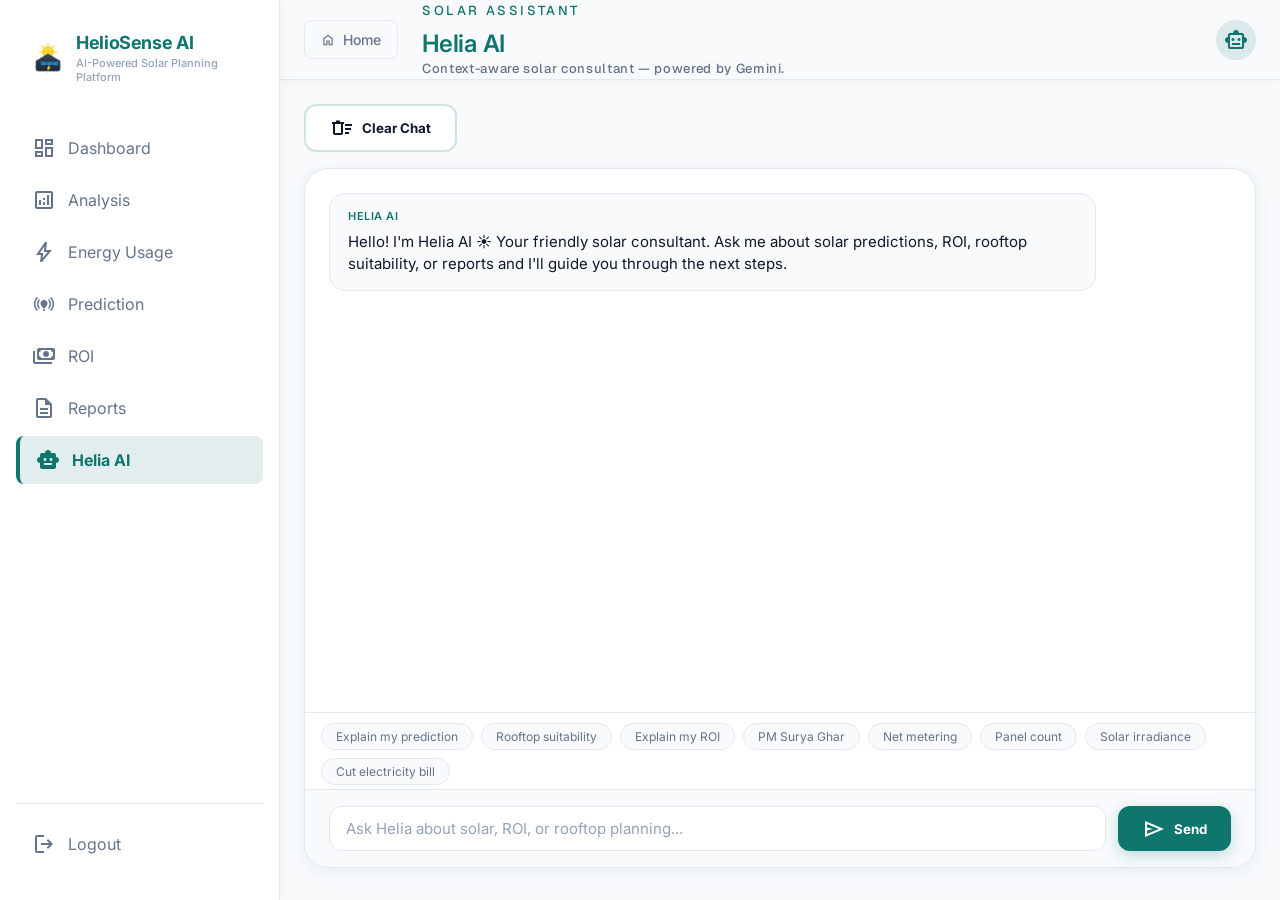
<file: Front end final/chatbot.html>
<!DOCTYPE html>
<html lang="en">
<head>
<meta charset="utf-8"/>
<meta name="viewport" content="width=device-width, initial-scale=1.0"/>
<title>Helia AI | HelioSense AI</title>
<link href="https://fonts.googleapis.com/css2?family=Inter:wght@400;500;600;700&family=Geist:wght@400;500&display=swap" rel="stylesheet"/>
<link href="https://fonts.googleapis.com/css2?family=Material+Symbols+Outlined:wght,FILL@100..700,0..1&display=swap" rel="stylesheet"/>
<link rel="stylesheet" href="css/style.css"/>
<style>
/* Typing dots animation */
.typing-dots { display:inline-flex; align-items:center; gap:4px; padding:2px 0; }
.typing-dots span {
  display:inline-block; width:7px; height:7px; border-radius:50%;
  background:#0F766E;
  animation: helia-bounce 1.2s infinite ease-in-out;
}
.typing-dots span:nth-child(2) { animation-delay:.2s; }
.typing-dots span:nth-child(3) { animation-delay:.4s; }
@keyframes helia-bounce {
  0%,80%,100% { transform:translateY(0); opacity:.5; }
  40%          { transform:translateY(-6px); opacity:1; }
}

/* Chip suggestions row */
.chat-chips {
  display:flex; gap:8px; flex-wrap:wrap;
  padding:10px 16px 4px;
  border-top:1px solid #E2E8F0;
}
.chat-chip {
  background:#F8FAFC;
  border:1px solid #E2E8F0;
  color:#64748B;
  border-radius:20px;
  padding:5px 14px;
  font-size:12px;
  cursor:pointer;
  white-space:nowrap;
  transition:background .15s, border-color .15s, color .15s;
}
.chat-chip:hover {
  background:rgba(15,118,110,0.06);
  border-color:rgba(15,118,110,0.3);
  color:#0F766E;
}

/* Markdown bullet helper */
.chat-msg--ai .helia-bullet { color:#0F766E; margin-right:4px; }
</style>
</head>
<body class="app-body">

<aside class="sidebar">
<a class="logo logo--sm sidebar__brand" href="/" style="margin-bottom:40px;padding:0 16px">
<img class="logo__icon" src="assets/logo.svg" alt="" width="32" height="32"/>
<div class="logo__text">
<span class="logo__title">HelioSense AI</span>
<span class="logo__tagline">AI-Powered Solar Planning Platform</span>
</div>
</a>
<nav class="sidebar__nav">
<a class="nav-item" href="/dashboard">
<span class="material-symbols-outlined">dashboard</span>
Dashboard
</a>
<a class="nav-item" href="/analysis">
<span class="material-symbols-outlined">analytics</span>
Analysis
</a>
<a class="nav-item" href="/energy-usage">
<span class="material-symbols-outlined">bolt</span>
Energy Usage
</a>
<a class="nav-item" href="/prediction">
<span class="material-symbols-outlined">online_prediction</span>
Prediction
</a>
<a class="nav-item" href="/roi">
<span class="material-symbols-outlined">payments</span>
ROI
</a>
<a class="nav-item" href="/reports">
<span class="material-symbols-outlined">description</span>
Reports
</a>
<a class="nav-item nav-item--active" href="/chatbot">
<span class="material-symbols-outlined icon-filled">smart_toy</span>
Helia AI
</a>
</nav>
<div class="sidebar__footer">
<a class="nav-item" href="/login">
<span class="material-symbols-outlined">logout</span>
Logout
</a>
</div>
</aside>

<div class="app-main">
<header class="app-header">
<div class="app-header__inner">
<div class="flex items-center gap-6">
<a class="btn-home" href="/">
<span class="material-symbols-outlined icon-sm">home</span>
Home
</a>
<div>
<span class="page-eyebrow text-label">Solar Assistant</span>
<h2 class="text-headline text-accent">Helia AI</h2>
<p class="text-label text-muted">Context-aware solar consultant — powered by Gemini.</p>
</div>
</div>
<div class="user-profile">
<div class="user-avatar flex items-center justify-center" style="background:rgba(15,118,110,0.12);border:none">
<span class="material-symbols-outlined text-accent">smart_toy</span>
</div>
</div>
</div>
</header>

<main class="page-content">
<div class="chat-actions">
<button class="btn btn--outline btn--md" id="clear-chat-btn" type="button">
<span class="material-symbols-outlined">delete_sweep</span>
Clear Chat
</button>
</div>

<div class="chat-layout" style="grid-template-columns:1fr">
<div class="chat-window glass-card" style="display:flex;flex-direction:column">
<div class="chat-messages" id="chat-messages">
<div class="chat-msg chat-msg--ai">
<span class="chat-msg__label">Helia AI</span>
Hello! I'm Helia AI, your solar planning consultant. Ask me about predictions, rooftop suitability, ROI calculations, PM Surya Ghar subsidies, or net metering.
</div>
</div>

<!-- Chip suggestions row -->
<div class="chat-chips" id="chat-chips">
<button class="chat-chip chat-suggestion" type="button" data-question="Explain my solar prediction">Explain my prediction</button>
<button class="chat-chip chat-suggestion" type="button" data-question="Why is my rooftop suitability score low?">Rooftop suitability</button>
<button class="chat-chip chat-suggestion" type="button" data-question="Explain my ROI and payback period">Explain my ROI</button>
<button class="chat-chip chat-suggestion" type="button" data-question="What is the PM Surya Ghar subsidy scheme?">PM Surya Ghar</button>
<button class="chat-chip chat-suggestion" type="button" data-question="How does net metering work in India?">Net metering</button>
<button class="chat-chip chat-suggestion" type="button" data-question="How many solar panels do I need?">Panel count</button>
<button class="chat-chip chat-suggestion" type="button" data-question="What is solar irradiance and how does it affect output?">Solar irradiance</button>
<button class="chat-chip chat-suggestion" type="button" data-question="How do I reduce my electricity bill with solar?">Cut electricity bill</button>
</div>

<div class="chat-input-area">
<input class="chat-input" id="chat-input" type="text" placeholder="Ask Helia about solar, ROI, or rooftop planning..." autocomplete="off"/>
<button class="btn btn--primary btn--md" id="send-chat-btn" type="button">
<span class="material-symbols-outlined">send</span>
Send
</button>
</div>
</div>
</div>
</main>
</div>

<script src="js/main.js"></script>
</body>
</html>
</file>
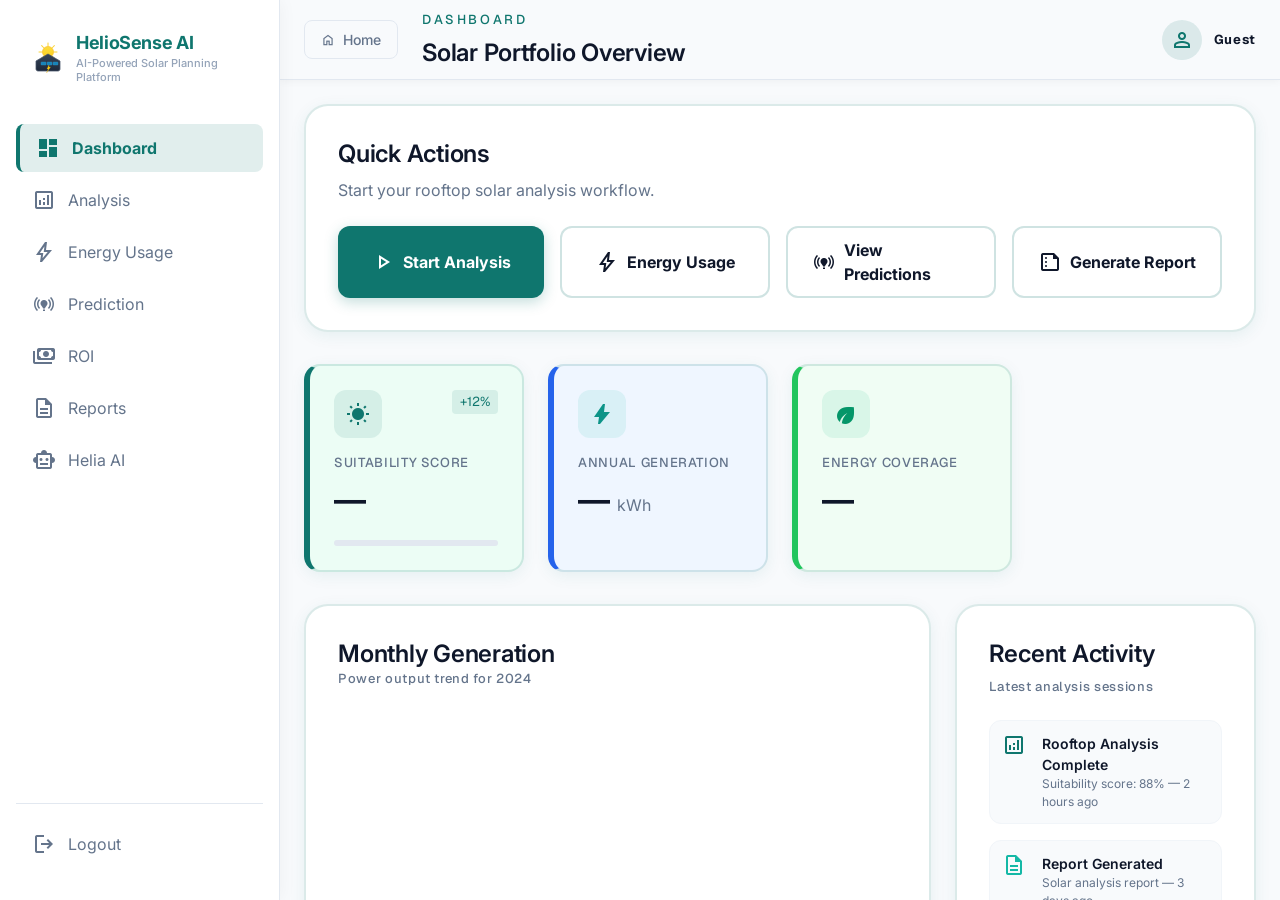
<file: Front end final/dashboard.html>
<!DOCTYPE html>
<html lang="en">
<head>
<meta charset="utf-8"/>
<meta name="viewport" content="width=device-width, initial-scale=1.0"/>
<title>Dashboard | HelioSense AI</title>
<link href="https://fonts.googleapis.com/css2?family=Inter:wght@400;500;600;700&family=Geist:wght@400;500&display=swap" rel="stylesheet"/>
<link href="https://fonts.googleapis.com/css2?family=Material+Symbols+Outlined:wght,FILL@100..700,0..1&display=swap" rel="stylesheet"/>
<link rel="stylesheet" href="css/style.css"/>
</head>
<body class="app-body">

<aside class="sidebar">
<a class="logo logo--sm sidebar__brand" href="/" style="margin-bottom:40px;padding:0 16px">
<img class="logo__icon" src="assets/logo.svg" alt="" width="32" height="32"/>
<div class="logo__text">
<span class="logo__title">HelioSense AI</span>
<span class="logo__tagline">AI-Powered Solar Planning Platform</span>
</div>
</a>
<nav class="sidebar__nav">
<a class="nav-item nav-item--active" href="/dashboard">
<span class="material-symbols-outlined icon-filled">dashboard</span>
Dashboard
</a>
<a class="nav-item" href="/analysis">
<span class="material-symbols-outlined">analytics</span>
Analysis
</a>
<a class="nav-item" href="/energy-usage">
<span class="material-symbols-outlined">bolt</span>
Energy Usage
</a>
<a class="nav-item" href="/prediction">
<span class="material-symbols-outlined">online_prediction</span>
Prediction
</a>
<a class="nav-item" href="/roi">
<span class="material-symbols-outlined">payments</span>
ROI
</a>
<a class="nav-item" href="/reports">
<span class="material-symbols-outlined">description</span>
Reports
</a>
<a class="nav-item" href="/chatbot">
<span class="material-symbols-outlined">smart_toy</span>
Helia AI
</a>
</nav>
<div class="sidebar__footer">
<a class="nav-item" href="/login">
<span class="material-symbols-outlined">logout</span>
Logout
</a>
</div>
</aside>

<div class="app-main">
<header class="app-header">
<div class="app-header__inner">
<div class="flex items-center gap-6">
<a class="btn-home" href="/">
<span class="material-symbols-outlined icon-sm">home</span>
Home
</a>
<div>
<span class="page-eyebrow text-label">Dashboard</span>
<h2 class="text-headline">Solar Portfolio Overview</h2>
</div>
</div>
<div class="user-profile">
<div class="user-avatar flex items-center justify-center" style="background:rgba(15,118,110,0.12);border:none">
<span class="material-symbols-outlined text-accent">person</span>
</div>
<span id="userNameDisplay" class="text-label text-bold hidden-mobile">Guest</span>
</div>
</div>
</header>

<main class="page-content">
<section class="mb-8">
<div class="card card--lg glass-card">
<h3 class="text-headline mb-2">Quick Actions</h3>
<p class="text-body text-muted mb-6">Start your rooftop solar analysis workflow.</p>
<div class="page-actions">
<a class="btn btn--primary btn--md flex-1 solar-shimmer" href="/analysis">
<span class="material-symbols-outlined">play_arrow</span>
Start Analysis
</a>
<a class="btn btn--outline btn--md flex-1" href="/energy-usage">
<span class="material-symbols-outlined">bolt</span>
Energy Usage
</a>
<a class="btn btn--outline btn--md flex-1" href="/prediction">
<span class="material-symbols-outlined">online_prediction</span>
View Predictions
</a>
<a class="btn btn--outline btn--md flex-1" href="/reports">
<span class="material-symbols-outlined">summarize</span>
Generate Report
</a>
</div>
</div>
</section>

<section class="stats-grid mb-8">
<div class="card glass-card kpi-potential">
<div class="flex justify-between items-start mb-4">
<div class="stat-card__icon stat-card__icon--accent">
<span class="material-symbols-outlined icon-filled">wb_sunny</span>
</div>
<span class="badge badge--accent">+12%</span>
</div>
<p class="text-label text-muted text-uppercase">Suitability Score</p>
<h3 id="potentialScore" class="text-stat mt-1">—</h3>
<div class="progress mt-4">
<div id="suitabilityProgress" class="progress__fill progress__fill--accent" style="width:0%"></div>
</div>
</div>
<div class="card glass-card kpi-annual">
<div class="stat-card__icon stat-card__icon--secondary mb-4">
<span class="material-symbols-outlined icon-filled">bolt</span>
</div>
<p class="text-label text-muted text-uppercase">Annual Generation</p>
<h3 id="annualProjection" class="text-stat mt-1">— <span class="text-body font-normal text-muted">kWh</span></h3>
</div>
<div class="card glass-card kpi-coverage">
<div class="stat-card__icon stat-card__icon--green mb-4">
<span class="material-symbols-outlined icon-filled">eco</span>
</div>
<p class="text-label text-muted text-uppercase">Energy Coverage</p>
<h3 id="energyCoverage" class="text-stat mt-1">—</h3>
</div>
</section>

<section class="dashboard-bento">
<div class="card card--lg glass-card chart-card dashboard-chart">
<div class="flex justify-between items-center mb-8">
<div>
<h4 class="text-headline">Monthly Generation</h4>
<p class="text-label text-muted">Power output trend for 2024</p>
</div>
</div>
<div class="chart-bars">
<div class="chart-bar-group"><div class="chart-bar chart-bar--accent" data-height="40%"></div><span class="chart-label">JAN</span></div>
<div class="chart-bar-group"><div class="chart-bar chart-bar--accent" data-height="55%"></div><span class="chart-label">FEB</span></div>
<div class="chart-bar-group"><div class="chart-bar chart-bar--accent" data-height="62%"></div><span class="chart-label">MAR</span></div>
<div class="chart-bar-group"><div class="chart-bar chart-bar--accent" data-height="78%"></div><span class="chart-label">APR</span></div>
<div class="chart-bar-group"><div class="chart-bar chart-bar--accent" data-height="90%"></div><span class="chart-label">MAY</span></div>
<div class="chart-bar-group"><div class="chart-bar chart-bar--accent" data-height="95%"></div><span class="chart-label">JUN</span></div>
</div>
</div>
<div class="card card--lg glass-card">
<h4 class="text-headline mb-2">Recent Activity</h4>
<p class="text-label text-muted mb-6">Latest analysis sessions</p>
<ul class="activity-list">
<li class="activity-item">
<span class="material-symbols-outlined text-accent">analytics</span>
<div>
<p class="activity-item__title">Rooftop Analysis Complete</p>
<p class="activity-item__meta">Suitability score: 88% — 2 hours ago</p>
</div>
</li>
<li class="activity-item">
<span class="material-symbols-outlined text-secondary">description</span>
<div>
<p class="activity-item__title">Report Generated</p>
<p class="activity-item__meta">Solar analysis report — 3 days ago</p>
</div>
</li>
</ul>
</div>
</section>
</main>
</div>

<script src="js/main.js"></script>
</body>
</html>
</file>
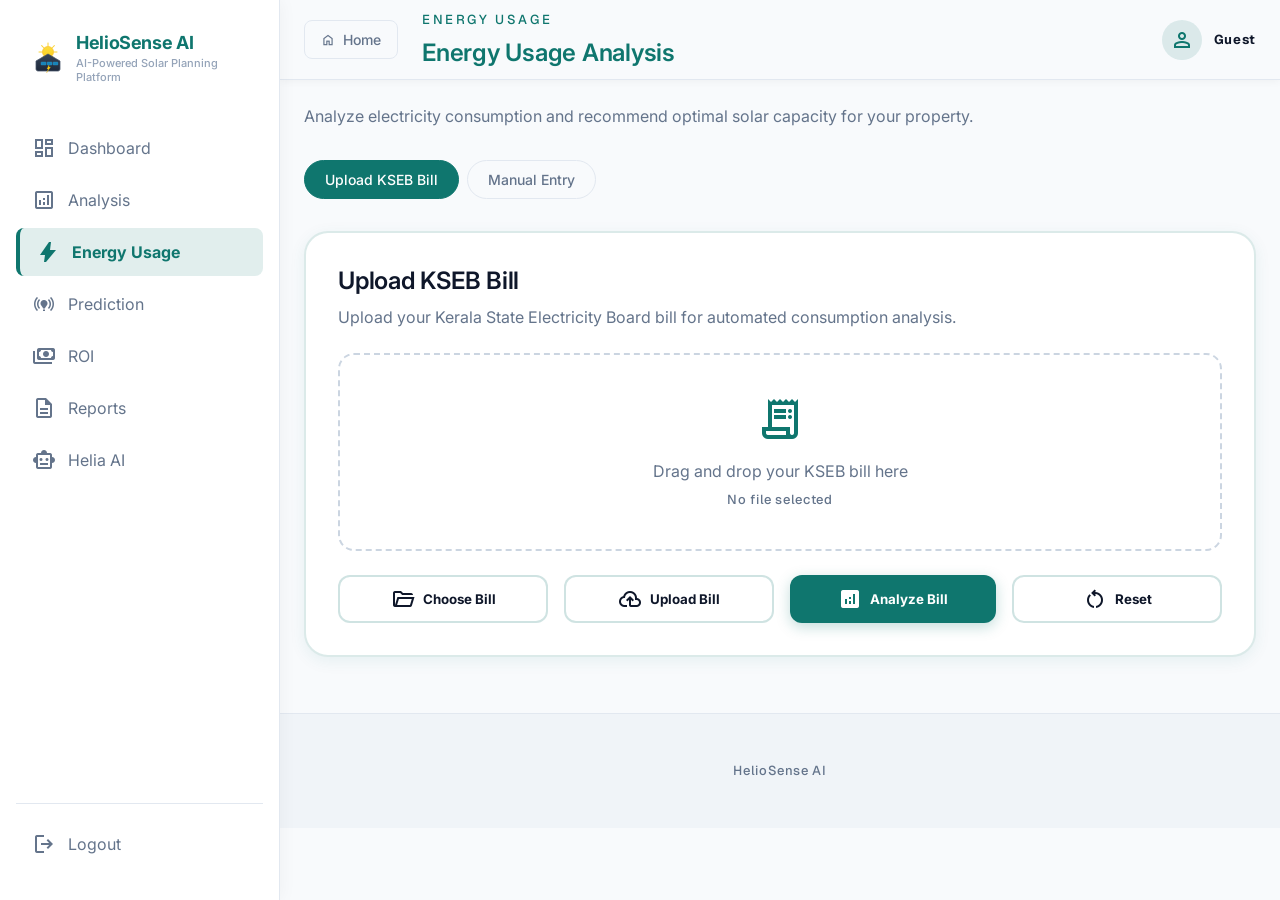
<file: Front end final/energy-usage.html>
<!DOCTYPE html>
<html lang="en">
<head>
<meta charset="utf-8"/>
<meta name="viewport" content="width=device-width, initial-scale=1.0"/>
<title>Energy Usage Analysis | HelioSense AI</title>
<link href="https://fonts.googleapis.com/css2?family=Inter:wght@400;500;600;700&family=Geist:wght@400;500&display=swap" rel="stylesheet"/>
<link href="https://fonts.googleapis.com/css2?family=Material+Symbols+Outlined:wght,FILL@100..700,0..1&display=swap" rel="stylesheet"/>
<link rel="stylesheet" href="css/style.css"/>
</head>
<body class="app-body">

<aside class="sidebar">
<a class="logo logo--sm sidebar__brand" href="/" style="margin-bottom:40px;padding:0 16px">
<img class="logo__icon" src="assets/logo.svg" alt="" width="32" height="32"/>
<div class="logo__text">
<span class="logo__title">HelioSense AI</span>
<span class="logo__tagline">AI-Powered Solar Planning Platform</span>
</div>
</a>
<nav class="sidebar__nav">
<a class="nav-item" href="/dashboard">
<span class="material-symbols-outlined">dashboard</span>
Dashboard
</a>
<a class="nav-item" href="/analysis">
<span class="material-symbols-outlined">analytics</span>
Analysis
</a>
<a class="nav-item nav-item--active" href="/energy-usage">
<span class="material-symbols-outlined icon-filled">bolt</span>
Energy Usage
</a>
<a class="nav-item" href="/prediction">
<span class="material-symbols-outlined">online_prediction</span>
Prediction
</a>
<a class="nav-item" href="/roi">
<span class="material-symbols-outlined">payments</span>
ROI
</a>
<a class="nav-item" href="/reports">
<span class="material-symbols-outlined">description</span>
Reports
</a>
<a class="nav-item" href="/chatbot">
<span class="material-symbols-outlined">smart_toy</span>
Helia AI
</a>
</nav>
<div class="sidebar__footer">
<a class="nav-item" href="/login">
<span class="material-symbols-outlined">logout</span>
Logout
</a>
</div>
</aside>

<div class="app-main">
<header class="app-header">
<div class="app-header__inner">
<div class="flex items-center gap-6">
<a class="btn-home" href="/">
<span class="material-symbols-outlined icon-sm">home</span>
Home
</a>
<div>
<span class="page-eyebrow text-label">Energy Usage</span>
<h2 class="text-headline text-accent">Energy Usage Analysis</h2>
</div>
</div>
<div class="user-profile">
<div class="user-avatar flex items-center justify-center" style="background:rgba(15,118,110,0.12);border:none">
<span class="material-symbols-outlined text-accent">person</span>
</div>
<span id="userNameDisplay" class="text-label text-bold hidden-mobile">Guest</span>
</div>
</div>
</header>

<main class="page-content space-y-8">
<p class="text-body text-muted">Analyze electricity consumption and recommend optimal solar capacity for your property.</p>

<div class="energy-tabs">
<button class="energy-tab energy-tab--active" type="button" data-tab="upload">Upload KSEB Bill</button>
<button class="energy-tab" type="button" data-tab="manual">Manual Entry</button>
</div>

<div class="energy-panel energy-panel--active" id="panel-upload">
<div class="card card--lg glass-card">
<h3 class="text-headline mb-2">Upload KSEB Bill</h3>
<p class="text-body text-muted mb-6">Upload your Kerala State Electricity Board bill for automated consumption analysis.</p>
<div class="bill-upload-zone mb-6" id="bill-drop-zone">
<span class="material-symbols-outlined text-accent" style="font-size:48px;margin-bottom:16px">receipt_long</span>
<p class="text-body text-muted mb-2">Drag and drop your KSEB bill here</p>
<p class="text-label text-muted" id="bill-file-name">No file selected</p>
</div>
<input class="hidden" id="bill-file-input" type="file" accept=".jpg,.jpeg,.png"/>
<div id="ocr-result" class="mb-4" style="display:none;background:#F8FAFC;border:1px solid #E2E8F0;border-radius:8px;padding:16px">
  <p class="text-label text-muted mb-3" style="font-size:11px;letter-spacing:.06em;text-transform:uppercase">Extracted Bill Data</p>
  <div style="display:grid;grid-template-columns:repeat(3,1fr);gap:12px">
    <div>
      <p class="text-label text-muted">Units Consumed</p>
      <p class="text-bold" id="ocr-units">—</p>
    </div>
    <div>
      <p class="text-label text-muted">Bill Amount</p>
      <p class="text-bold" id="ocr-amount">—</p>
    </div>
    <div>
      <p class="text-label text-muted">Billing Period</p>
      <p class="text-bold" id="ocr-period">—</p>
    </div>
  </div>
</div>
<div class="page-actions">
<button class="btn btn--outline btn--md flex-1" id="choose-bill-btn" type="button">
<span class="material-symbols-outlined">folder_open</span>
Choose Bill
</button>
<button class="btn btn--outline btn--md flex-1" id="upload-bill-btn" type="button">
<span class="material-symbols-outlined">cloud_upload</span>
Upload Bill
</button>
<button class="btn btn--primary btn--md flex-1 solar-glow" id="analyze-bill-btn" type="button">
<span class="material-symbols-outlined icon-filled">analytics</span>
Analyze Bill
</button>
<button class="btn btn--outline btn--md flex-1" id="reset-upload-btn" type="button">
<span class="material-symbols-outlined">restart_alt</span>
Reset
</button>
</div>
</div>
</div>

<div class="energy-panel" id="panel-manual">
<div class="card card--lg glass-card">
<h3 class="text-headline mb-2">Manual Entry</h3>
<p class="text-body text-muted mb-6">Enter your monthly electricity consumption details manually.</p>
<div class="space-y-6" style="max-width:480px">
<div class="input-field">
<label class="text-label text-muted" for="monthly-kwh">Monthly Electricity Consumption (kWh)</label>
<input class="form-input mt-2" id="monthly-kwh" type="number" placeholder="e.g. 300" min="0"/>
</div>
<div class="input-field">
<label class="text-label text-muted" for="monthly-bill">Average Monthly Bill Amount (₹)</label>
<input class="form-input mt-2" id="monthly-bill" type="number" placeholder="e.g. 2500" min="0"/>
</div>
<div class="page-actions">
<button class="btn btn--primary btn--md flex-1 solar-glow" id="calculate-btn" type="button">
<span class="material-symbols-outlined">calculate</span>
Calculate Requirement
</button>
<button class="btn btn--outline btn--md flex-1" id="reset-btn" type="button">
<span class="material-symbols-outlined">restart_alt</span>
Reset
</button>
</div>
</div>
</div>
</div>

<section class="energy-output-grid" id="energy-output">
<div class="energy-output-card glass-card energy-output-card--hidden" id="out-capacity">
<p class="text-label text-muted">Recommended Solar Capacity</p>
<h4 id="val-capacity">3 kW System</h4>
</div>
<div class="energy-output-card glass-card energy-output-card--hidden" id="out-panels">
<p class="text-label text-muted">Estimated Solar Panels</p>
<h4 id="val-panels">6 Panels</h4>
</div>
<div class="energy-output-card glass-card energy-output-card--hidden" id="out-monthly">
<p class="text-label text-muted">Expected Monthly Generation</p>
<h4 id="val-monthly">360 kWh/month</h4>
</div>
<div class="energy-output-card glass-card energy-output-card--hidden" id="out-annual">
<p class="text-label text-muted">Annual Generation</p>
<h4 id="val-annual">4320 kWh/year</h4>
</div>
<div class="energy-output-card glass-card energy-output-card--hidden" id="out-savings">
<p class="text-label text-muted">Estimated Annual Savings</p>
<h4 id="val-savings">₹18,000/year</h4>
</div>
</section>
</main>

<footer class="app-footer">
<div class="footer-inner" style="justify-content:center">
<p class="text-label text-muted">HelioSense AI </p>
</div>
</footer>
</div>

<script src="js/main.js"></script>
<script src="js/energy-usage.js"></script>
</body>
</html>
</file>
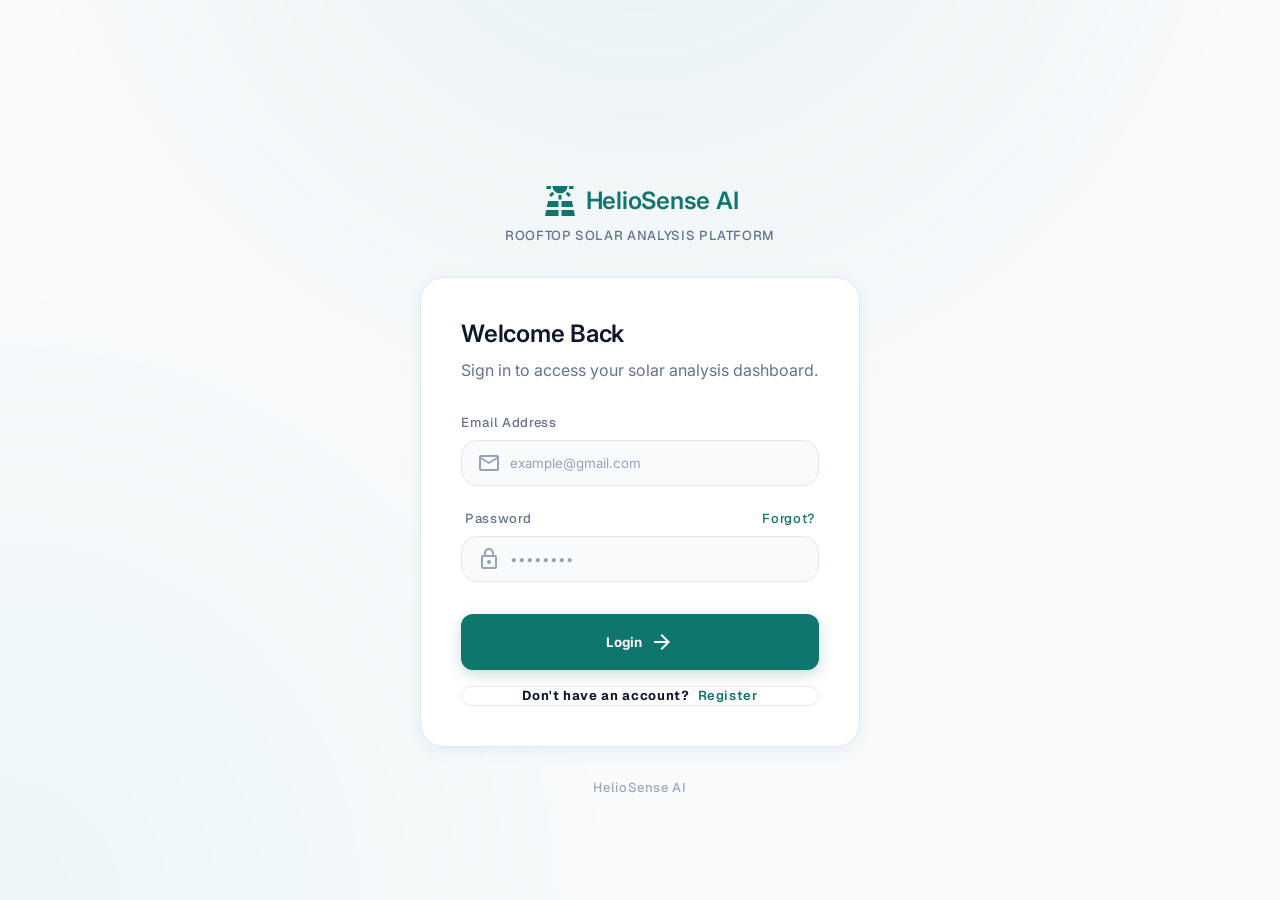
<file: Front end final/login.html>
<!DOCTYPE html>
<html lang="en">
<head>
<meta charset="utf-8"/>
<meta name="viewport" content="width=device-width, initial-scale=1.0"/>
<title>Login | HelioSense AI</title>
<link href="https://fonts.googleapis.com/css2?family=Inter:wght@400;500;600;700&family=Geist:wght@400;500&display=swap" rel="stylesheet"/>
<link href="https://fonts.googleapis.com/css2?family=Material+Symbols+Outlined:wght,FILL@100..700,0..1&display=swap" rel="stylesheet"/>
<link rel="stylesheet" href="css/style.css"/>
</head>
<body class="auth-page">

<div class="auth-page__mesh bg-mesh"></div>

<main class="auth-main">
<div class="auth-brand">
<div class="flex items-center justify-center gap-2 mb-2">
<span class="material-symbols-outlined auth-brand__icon icon-filled">solar_power</span>
<h1 class="text-headline text-accent">HelioSense AI</h1>
</div>
<p class="text-label text-muted text-uppercase">Rooftop Solar Analysis Platform</p>
</div>

<div class="auth-card glass-card">
<header class="auth-header">
<h2 class="text-headline mb-2">Welcome Back</h2>
<p class="text-body text-muted">Sign in to access your solar analysis dashboard.</p>
</header>

<form id="loginForm" action="/dashboard" method="GET" class="space-y-6">
<div class="input-field">
<label class="text-label text-muted" for="email">Email Address</label>
<div class="input-wrap">
<span class="material-symbols-outlined input-wrap__icon">mail</span>
<input class="form-input" id="email" name="email" type="email" placeholder="example@gmail.com" required/>
</div>
</div>

<div class="input-field">
<div class="input-label-row">
<label class="text-label text-muted" for="password">Password</label>
<a class="text-label text-accent" href="#">Forgot?</a>
</div>
<div class="input-wrap">
<span class="material-symbols-outlined input-wrap__icon">lock</span>
<input class="form-input" id="password" name="password" type="password" placeholder="••••••••" required/>
</div>
</div>

<div class="space-y-4" style="padding-top:8px">
<button class="btn btn--primary btn--lg btn--full solar-glow" type="submit">
Login
<span class="material-symbols-outlined">arrow_forward</span>
</button>
<a class="btn btn--ghost btn--full text-label text-muted" href="/register">
Don't have an account? <span class="text-accent text-semibold">Register</span>
</a>
</div>
</form>
</div>

<footer class="mt-8 text-center">
<p class="text-label text-muted opacity-60">HelioSense AI</p>
</footer>
</main>

<script src="js/main.js"></script>
</body>
</html>
</file>
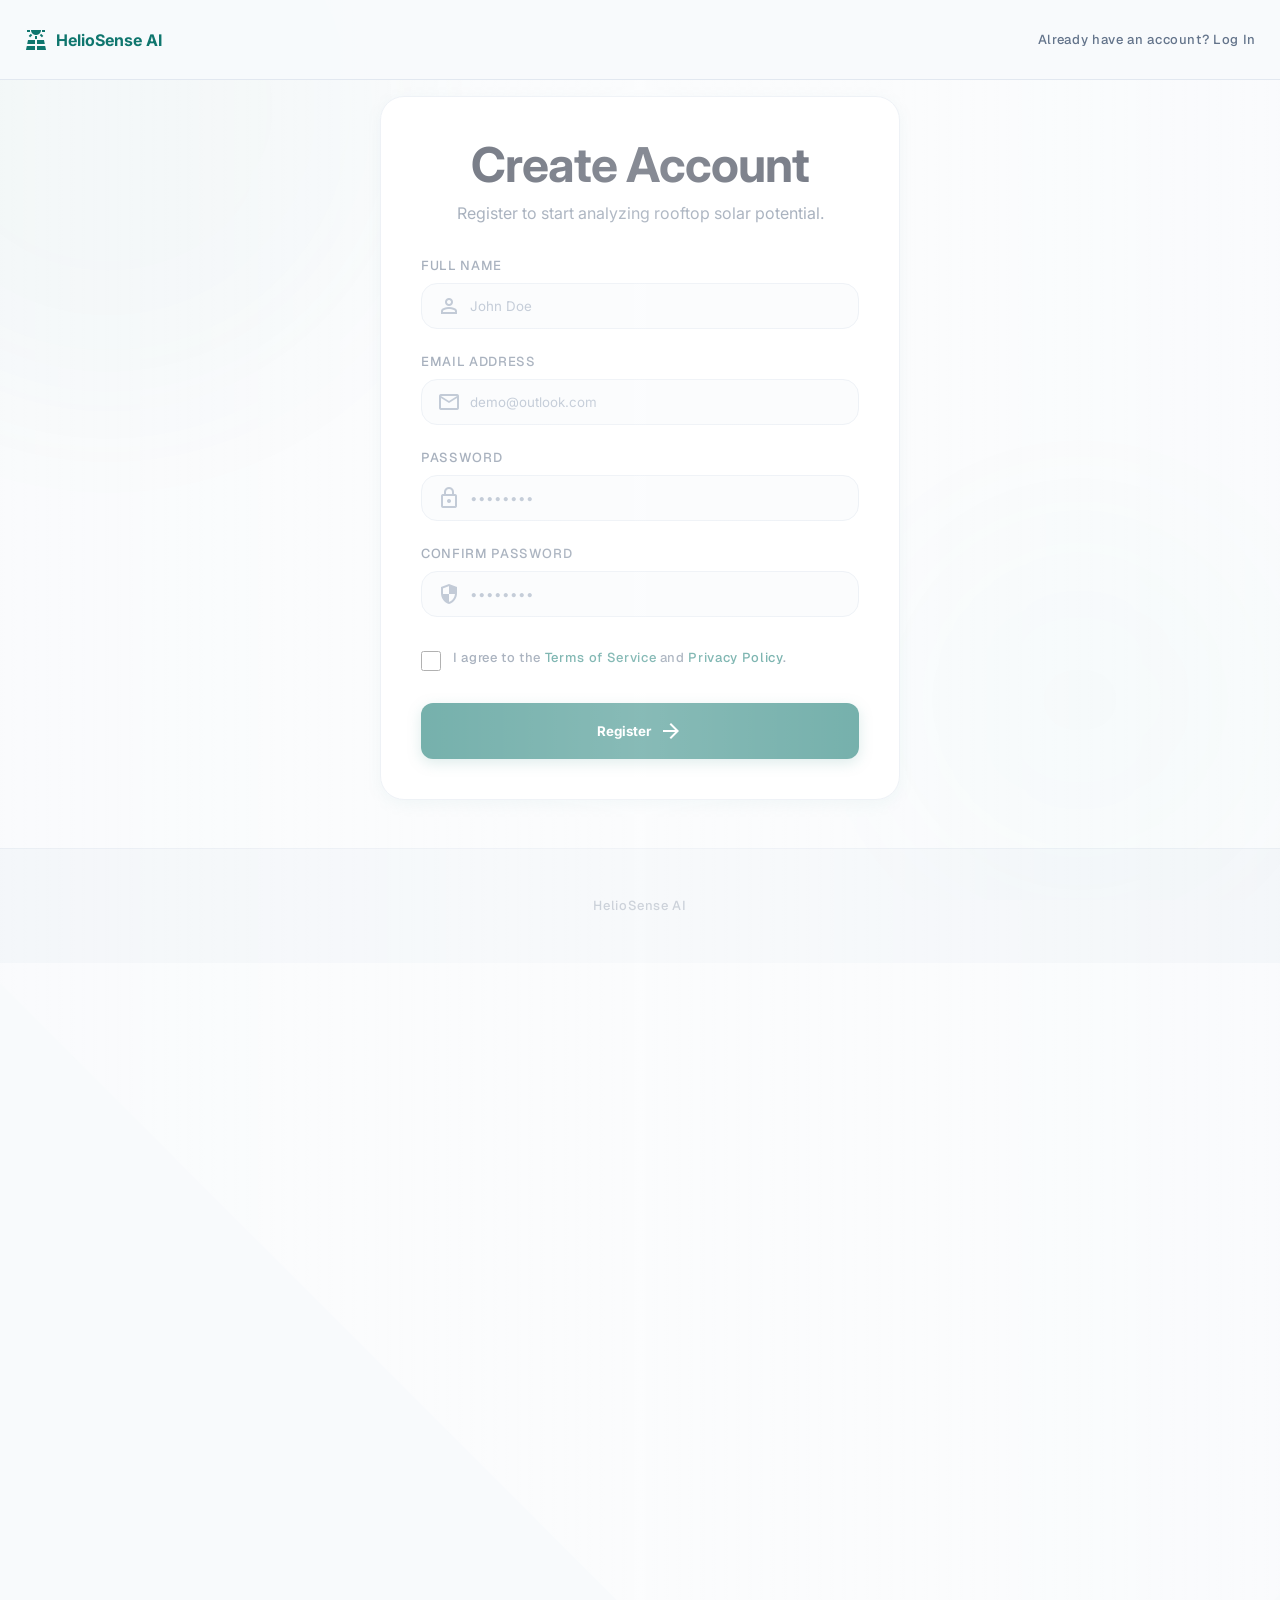
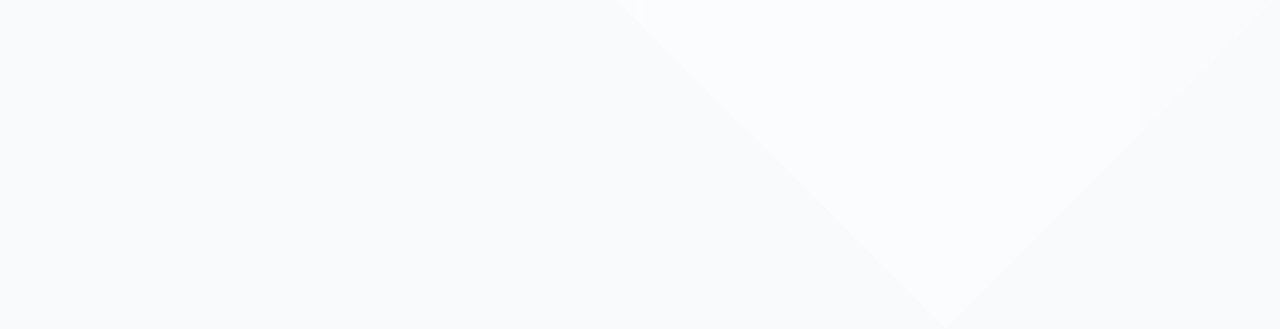
<file: Front end final/register.html>
<!DOCTYPE html>
<html lang="en">
<head>
<meta charset="utf-8"/>
<meta name="viewport" content="width=device-width, initial-scale=1.0"/>
<title>Register | HelioSense AI</title>
<link href="https://fonts.googleapis.com/css2?family=Inter:wght@400;500;600;700&family=Geist:wght@400;500&display=swap" rel="stylesheet"/>
<link href="https://fonts.googleapis.com/css2?family=Material+Symbols+Outlined:wght,FILL@100..700,0..1&display=swap" rel="stylesheet"/>
<link rel="stylesheet" href="css/style.css"/>
</head>
<body class="auth-page">

<div class="fixed inset-0 overflow-hidden pointer-events-none">
<div class="floating-orb floating-orb--primary"></div>
<div class="floating-orb floating-orb--secondary"></div>
</div>

<header class="auth-topbar">
<a class="auth-topbar__brand" href="/">
<span class="material-symbols-outlined icon-filled">solar_power</span>
HelioSense AI
</a>
<a class="text-label text-muted" href="/login">Already have an account? Log In</a>
</header>

<main class="auth-main" style="padding-top:96px">
<div class="auth-card auth-card--wide glass-card">
<div class="auth-header text-center">
<h1 class="text-display mb-2">Create Account</h1>
<p class="text-body text-muted">Register to start analyzing rooftop solar potential.</p>
</div>

<form id="registerForm" action="/dashboard" method="GET" class="space-y-6">
<div class="input-field">
<label class="text-label text-muted text-uppercase" for="full_name">Full Name</label>
<div class="input-wrap">
<span class="material-symbols-outlined input-wrap__icon">person</span>
<input class="form-input" id="full_name" name="full_name" type="text" placeholder="John Doe" required/>
</div>
</div>

<div class="input-field">
<label class="text-label text-muted text-uppercase" for="email">Email Address</label>
<div class="input-wrap">
<span class="material-symbols-outlined input-wrap__icon">mail</span>
<input class="form-input" id="email" name="email" type="email" placeholder="demo@outlook.com" required/>
</div>
</div>

<div class="input-field">
<label class="text-label text-muted text-uppercase" for="password">Password</label>
<div class="input-wrap">
<span class="material-symbols-outlined input-wrap__icon">lock</span>
<input class="form-input" id="password" name="password" type="password" placeholder="••••••••" required/>
</div>
</div>

<div class="input-field">
<label class="text-label text-muted text-uppercase" for="confirm_password">Confirm Password</label>
<div class="input-wrap">
<span class="material-symbols-outlined input-wrap__icon">security</span>
<input class="form-input" id="confirm_password" name="confirm_password" type="password" placeholder="••••••••" required/>
</div>
</div>

<div class="form-checkbox">
<input id="terms" type="checkbox" required/>
<label class="text-label text-muted" for="terms">
I agree to the <a class="text-accent" href="#">Terms of Service</a> and <a class="text-accent" href="#">Privacy Policy</a>.
</label>
</div>

<button class="btn btn--primary btn--lg btn--full solar-glow shimmer" type="submit">
Register
<span class="material-symbols-outlined">arrow_forward</span>
</button>
</form>
</div>
</main>

<footer class="app-footer mt-auto">
<div class="footer-inner">
<p class="text-label text-muted opacity-60">HelioSense AI</p>
</div>
</footer>

<script src="js/main.js"></script>
</body>
</html>
</file>
<file: Front end final/css/style.css>
/* ============================================
   Heliosense AI — Premium Light Theme
   ============================================ */

*, *::before, *::after {
  box-sizing: border-box;
  margin: 0;
  padding: 0;
}

:root {
  /* Brand — teal palette (replaces yellow) */
  --color-primary: #0F766E;
  --color-primary-container: #0F766E;
  --color-on-primary: #ffffff;
  --color-on-primary-container: #ffffff;

  --color-secondary: #14B8A6;
  --color-secondary-container: #0D9488;
  --color-on-secondary: #ffffff;

  --color-tertiary: #0EA5E9;
  --color-tertiary-container: #38BDF8;
  --color-tertiary-fixed-dim: #0284C7;
  --color-on-tertiary: #ffffff;

  /* Surfaces — light */
  --color-background: #F8FAFC;
  --color-surface: #FFFFFF;
  --color-surface-dim: #F1F5F9;
  --color-surface-container-low: #F8FAFC;
  --color-surface-container: #FFFFFF;
  --color-surface-container-high: #F1F5F9;
  --color-surface-container-highest: #E2E8F0;
  --color-surface-container-lowest: #F0F4F8;

  /* Text */
  --color-on-surface: #0F172A;
  --color-on-surface-variant: #64748B;
  --color-on-background: #0F172A;

  /* Status */
  --color-error: #EF4444;
  --color-green: #10B981;

  --gutter: 24px;
  --container-max: 1440px;
  --margin-mobile: 16px;
  --stack-sm: 8px;
  --stack-md: 16px;
  --stack-lg: 32px;

  --sidebar-width: 280px;
  --header-height: 80px;

  --font-sans: 'Inter', sans-serif;
  --font-mono: 'Geist', sans-serif;

  --radius-sm: 0.5rem;
  --radius-md: 0.75rem;
  --radius-lg: 1rem;
  --radius-xl: 1.5rem;
  --radius-full: 9999px;

  --transition: 0.2s ease;

  /* Shared shadow */
  --shadow-card: 0 4px 16px rgba(15,118,110,0.08);
  --shadow-sm: 0 2px 8px rgba(0, 0, 0, 0.04);
  --shadow-lg: 0 16px 40px rgba(0, 0, 0, 0.08);
}

html { scroll-behavior: smooth; }

body {
  background-color: #F8FAFC;
  color: var(--color-on-surface);
  font-family: var(--font-sans);
  font-size: 16px;
  line-height: 1.5;
  overflow-x: hidden;
}

body.app-body {
  overflow: hidden;
  height: 100vh;
  display: flex;
}

::selection {
  background: #0F766E;
  color: #ffffff;
}

::-webkit-scrollbar { width: 6px; }
::-webkit-scrollbar-track { background: transparent; }
::-webkit-scrollbar-thumb {
  background: rgba(15, 23, 42, 0.12);
  border-radius: 10px;
}

img { max-width: 100%; display: block; }
a { color: inherit; text-decoration: none; }
button, input { font-family: inherit; border: none; outline: none; }
ul { list-style: none; }

/* ---- Typography ---- */

.text-display {
  font-size: 32px;
  line-height: 40px;
  letter-spacing: -0.02em;
  font-weight: 700;
}

.text-headline {
  font-size: 24px;
  line-height: 32px;
  letter-spacing: -0.01em;
  font-weight: 600;
}

.text-body-lg { font-size: 18px; line-height: 28px; font-weight: 400; }
.text-body    { font-size: 16px; line-height: 24px; font-weight: 400; }

.text-label {
  font-family: var(--font-mono);
  font-size: 13px;
  line-height: 18px;
  letter-spacing: 0.05em;
  font-weight: 500;
}

.text-mono { font-family: var(--font-mono); font-size: 14px; line-height: 20px; }
.text-stat { font-size: 32px; font-weight: 700; }

.text-muted           { color: var(--color-on-surface-variant); }
.text-primary         { color: var(--color-primary); }
.text-accent          { color: var(--color-primary-container); }
.text-secondary       { color: var(--color-secondary); }
.text-tertiary        { color: var(--color-tertiary); }
.text-tertiary-bright { color: var(--color-tertiary-fixed-dim); }
.text-error           { color: var(--color-error); }
.text-green           { color: var(--color-green); }
.text-white           { color: #fff; }

.text-uppercase { text-transform: uppercase; }
.text-center    { text-align: center; }
.text-bold      { font-weight: 700; }
.text-semibold  { font-weight: 600; }
.text-italic    { font-style: italic; }

@media (min-width: 768px) {
  .text-display { font-size: 48px; line-height: 56px; }
}

/* ---- Layout ---- */

.container {
  max-width: var(--container-max);
  margin: 0 auto;
  padding-left: var(--gutter);
  padding-right: var(--gutter);
}

.section-padding { padding-top: 96px; padding-bottom: 96px; }

.flex        { display: flex; }
.flex-col    { flex-direction: column; }
.flex-wrap   { flex-wrap: wrap; }
.flex-1      { flex: 1; }
.flex-shrink-0 { flex-shrink: 0; }
.items-center  { align-items: center; }
.items-end     { align-items: flex-end; }
.items-start   { align-items: flex-start; }
.justify-center  { justify-content: center; }
.justify-between { justify-content: space-between; }
.gap-1 { gap: 4px; }
.gap-2 { gap: 8px; }
.gap-3 { gap: 12px; }
.gap-4 { gap: 16px; }
.gap-6 { gap: 24px; }
.gap-8 { gap: 32px; }

.grid { display: grid; }
.grid-12 { display: grid; grid-template-columns: repeat(12, 1fr); gap: 24px; }

.col-12 { grid-column: span 12; }
.col-4  { grid-column: span 4; }
.col-8  { grid-column: span 8; }

.stats-grid { display: grid; grid-template-columns: 1fr; gap: var(--gutter); }
.bento-grid { display: grid; grid-template-columns: 1fr; gap: 24px; }
.bento-grid--features { height: auto; }

@media (min-width: 768px) {
  .stats-grid              { grid-template-columns: repeat(2, 1fr); }
  .bento-grid--features    { grid-template-columns: repeat(12, 1fr); height: 600px; }
  .bento-span-8            { grid-column: span 8; }
  .bento-span-4            { grid-column: span 4; }
  .steps-grid              { grid-template-columns: repeat(3, 1fr); }
  .benefits-grid           { grid-template-columns: repeat(2, 1fr); }
  .hero-grid               { grid-template-columns: repeat(2, 1fr); }
  .nav-links               { display: flex; }
  .btn-login               { display: block; }
  .footer-inner            { flex-direction: row; }
  .footer-brand            { align-items: flex-start; text-align: left; }
  .footer-social           { justify-content: flex-end; }
  .footer-copy             { text-align: right; }
  .hero-actions            { flex-direction: row; }
  .cta-actions             { flex-direction: row; }
  .page-header             { flex-direction: row; align-items: flex-end; }
  .report-card             { flex-direction: row; align-items: center; }
  .report-actions          { width: auto; }
  .featured-grid           { grid-template-columns: repeat(3, 1fr); }
  .featured-main           { grid-column: span 2; }
  .chart-row               { flex-direction: row; }
  .prediction-header       { flex-direction: row; align-items: center; }
}

@media (min-width: 1024px) {
  .stats-grid          { grid-template-columns: repeat(4, 1fr); }
  .col-lg-7            { grid-column: span 7; }
  .col-lg-5            { grid-column: span 5; }
  .col-lg-8            { grid-column: span 8; }
  .col-lg-4            { grid-column: span 4; }
  .dashboard-bento     { grid-template-columns: repeat(3, 1fr); }
  .dashboard-chart     { grid-column: span 2; }
  .prediction-col-4    { grid-column: span 4; }
  .prediction-col-8    { grid-column: span 8; }
}

.hidden-mobile { display: none; }
@media (min-width: 768px) {
  .hidden-mobile  { display: flex; }
  .hidden-desktop { display: none; }
}

/* ---- Cards & Panels ---- */

.glass-card {
  background: #FFFFFF;
  border: 2px solid rgba(15,118,110,0.15);
  box-shadow: var(--shadow-card);
  border-radius: 18px;
  transition: transform 0.25s ease, box-shadow 0.25s ease, border-color 0.25s ease;
}
.glass-card:hover {
  transform: translateY(-3px);
  box-shadow: 0 8px 24px rgba(15,118,110,0.12);
  border-color: rgba(15,118,110,0.28);
}

.glass-card--light { background: #F8FAFC; }

.glass-card--hover:hover {
  box-shadow: 0 12px 32px rgba(15, 118, 110, 0.14);
  border-color: rgba(15, 118, 110, 0.3);
  transform: translateY(-3px);
}

.glass-panel {
  background: #FFFFFF;
  border: 2px solid rgba(15,118,110,0.12);
  transition: transform 0.25s ease, box-shadow 0.25s ease;
}
.glass-panel:hover {
  transform: translateY(-2px);
  box-shadow: 0 6px 20px rgba(15,118,110,0.1);
}

.solar-glow:hover,
.solar-shimmer:hover {
  box-shadow: 0 0 25px rgba(15, 118, 110, 0.18);
}

.bg-mesh {
  background:
    radial-gradient(circle at 50% -20%, rgba(15, 118, 110, 0.07) 0%, transparent 50%),
    radial-gradient(circle at 0% 100%, rgba(20, 184, 166, 0.05) 0%, transparent 40%);
}

.shimmer::after {
  content: '';
  position: absolute;
  top: -50%;
  left: -50%;
  width: 200%;
  height: 200%;
  background: linear-gradient(45deg, transparent, rgba(255,255,255,0.5), transparent);
  transform: rotate(45deg);
  animation: shimmer 4s infinite linear;
}

.shimmer-bg {
  background: linear-gradient(90deg, transparent, rgba(15,118,110,0.04), transparent);
  background-size: 200% 100%;
  animation: diagonal-shimmer 3s infinite linear;
}

.glow-blob {
  position: absolute;
  border-radius: 50%;
  filter: blur(100px);
  pointer-events: none;
}

/* ---- Icons ---- */

.material-symbols-outlined {
  font-variation-settings: 'FILL' 0, 'wght' 400, 'GRAD' 0, 'opsz' 24;
  vertical-align: middle;
}
.icon-filled { font-variation-settings: 'FILL' 1, 'wght' 400, 'GRAD' 0, 'opsz' 24; }
.icon-sm { font-size: 14px; }
.icon-md { font-size: 20px; }
.icon-lg { font-size: 36px; }
.icon-xl { font-size: 48px; }

/* ---- Buttons ---- */

.btn {
  display: inline-flex;
  align-items: center;
  justify-content: center;
  gap: 8px;
  font-weight: 700;
  border-radius: var(--radius-md);
  cursor: pointer;
  transition: transform var(--transition), background var(--transition), box-shadow var(--transition);
}

.btn:active { transform: scale(0.97); }
.btn:hover  { transform: scale(1.03); }

.btn--primary {
  background: #0F766E;
  color: #ffffff;
  box-shadow: 0 4px 14px rgba(15, 118, 110, 0.25);
}
.btn--primary:hover {
  background: #115E59;
  box-shadow: 0 6px 20px rgba(15, 118, 110, 0.35);
}

.btn--primary-dark {
  background: #0F172A;
  color: #ffffff;
}

.btn--ghost {
  background: transparent;
  color: var(--color-on-surface);
  border: 1px solid #E2E8F0;
}
.btn--ghost:hover {
  background: #F8FAFC;
  transform: none;
}

.btn--outline {
  background: #FFFFFF;
  color: #64748B;
  border: 1px solid #E2E8F0;
}
.btn--outline:hover {
  background: #F8FAFC;
  border-color: #CBD5E1;
  transform: none;
}

.btn--sm  { padding: 8px 16px;  font-size: 14px; border-radius: var(--radius-sm); }
.btn--md  { padding: 10px 24px; }
.btn--lg  { padding: 16px 32px; border-radius: var(--radius-md); }
.btn--xl  { padding: 20px 40px; border-radius: var(--radius-lg); font-size: 18px; }
.btn--pill { border-radius: var(--radius-full); }
.btn--full { width: 100%; }
.btn--round { border-radius: var(--radius-full); padding: 12px; }

.btn--glass {
  background: rgba(15, 118, 110, 0.08);
  color: #0F766E;
  border: 1px solid rgba(15, 118, 110, 0.2);
}
.btn--glass:hover {
  background: rgba(15, 118, 110, 0.14);
  transform: none;
}

.btn--dashed {
  border: 1px dashed #CBD5E1;
  color: #64748B;
  background: transparent;
}
.btn--dashed:hover {
  border-color: #0F766E;
  color: #0F766E;
  transform: none;
}

.btn--icon {
  background: #F8FAFC;
  color: var(--color-on-surface);
  padding: 12px;
  border-radius: var(--radius-full);
  border: 1px solid #E2E8F0;
}
.btn--icon:hover { background: #F1F5F9; transform: none; }

/* ---- Forms ---- */

.form-input {
  width: 100%;
  background: transparent;
  border: none;
  color: var(--color-on-surface);
  padding: 12px 16px;
}
.form-input::placeholder { color: #94A3B8; }

.form-field { display: flex; flex-direction: column; gap: 8px; }

.form-group {
  background: #FFFFFF;
  border: 1px solid #E2E8F0;
  border-radius: var(--radius-lg);
  padding: 8px;
  display: flex;
  align-items: center;
  gap: 8px;
}
.form-group--focus {
  border-color: #0F766E;
  box-shadow: 0 0 0 3px rgba(15, 118, 110, 0.1);
}

.search-bar { display: flex; align-items: center; gap: 16px; }

.search-input {
  background: transparent;
  border: none;
  color: var(--color-on-surface);
  width: 256px;
}
.search-input::placeholder { color: #94A3B8; }

.search-box { position: relative; }
.search-box .material-symbols-outlined {
  position: absolute;
  left: 12px;
  top: 50%;
  transform: translateY(-50%);
  color: #94A3B8;
}
.search-box .form-input {
  background: #FFFFFF;
  border: 1px solid #E2E8F0;
  border-radius: var(--radius-md);
  padding: 8px 16px 8px 40px;
}
.search-box .form-input:focus { border-color: #0F766E; }

.search-pill {
  display: flex;
  align-items: center;
  background: #F8FAFC;
  border: 1px solid #E2E8F0;
  border-radius: var(--radius-full);
  padding: 8px 16px;
  width: 256px;
}
.search-pill .form-input { padding: 0; }

/* ---- Badges ---- */

.badge {
  display: inline-block;
  padding: 2px 8px;
  border-radius: 4px;
  font-family: var(--font-mono);
  font-size: 13px;
}

.badge--accent {
  background: rgba(15, 118, 110, 0.1);
  color: #0F766E;
}
.badge--secondary {
  background: rgba(20, 184, 166, 0.1);
  color: #0D9488;
}
.badge--success {
  background: rgba(16, 185, 129, 0.1);
  color: #059669;
  border: 1px solid rgba(16, 185, 129, 0.25);
  font-size: 10px;
  text-transform: uppercase;
  font-weight: 700;
  letter-spacing: 0.1em;
  padding: 4px 12px;
  border-radius: var(--radius-full);
}
.badge--warning {
  background: rgba(245, 158, 11, 0.1);
  color: #D97706;
  border: 1px solid rgba(245, 158, 11, 0.25);
  font-size: 10px;
  text-transform: uppercase;
  font-weight: 700;
  letter-spacing: 0.1em;
  padding: 4px 12px;
  border-radius: var(--radius-full);
}
.badge--info {
  background: rgba(59, 130, 246, 0.1);
  color: #2563EB;
  border: 1px solid rgba(59, 130, 246, 0.2);
  font-size: 10px;
  text-transform: uppercase;
  font-weight: 700;
  letter-spacing: 0.1em;
  padding: 4px 12px;
  border-radius: var(--radius-full);
}
.badge--pill {
  display: inline-flex;
  align-items: center;
  gap: 8px;
  padding: 4px 12px;
  border-radius: var(--radius-full);
  background: rgba(15, 118, 110, 0.08);
  border: 1px solid rgba(15, 118, 110, 0.2);
  color: #0F766E;
  font-size: 13px;
}
.badge--live {
  display: inline-flex;
  align-items: center;
  gap: 8px;
  padding: 8px 16px;
  border-radius: var(--radius-full);
}

.status-dot {
  width: 8px; height: 8px;
  border-radius: 50%;
  background: var(--color-green);
  animation: pulse 2s infinite;
}
.status-dot--sm { width: 6px; height: 6px; }

/* ---- Progress ---- */

.progress {
  width: 100%;
  height: 6px;
  background: #E2E8F0;
  border-radius: var(--radius-full);
  overflow: hidden;
}
.progress--thin { height: 4px; }
.progress__fill { height: 100%; border-radius: var(--radius-full); }
.progress__fill--accent {
  background: var(--color-primary-container);
  box-shadow: 0 0 6px rgba(15, 118, 110, 0.3);
}
.progress__fill--secondary { background: var(--color-secondary); }
.progress__fill--green     { background: var(--color-green); }

/* ---- Cards ---- */

.card { border-radius: var(--radius-lg); padding: 24px; }
.card--lg { border-radius: var(--radius-xl); padding: 32px; }
.card--xl { border-radius: var(--radius-xl); padding: 40px; }

.stat-card__icon {
  width: 48px; height: 48px;
  border-radius: var(--radius-md);
  display: flex; align-items: center; justify-content: center;
}
.stat-card__icon--accent    { background: rgba(15, 118, 110, 0.1);  color: #0F766E; }
.stat-card__icon--secondary { background: rgba(20, 184, 166, 0.1);  color: #0D9488; }
.stat-card__icon--tertiary  { background: rgba(14, 165, 233, 0.1);  color: #0284C7; }
.stat-card__icon--green     { background: rgba(16, 185, 129, 0.1);  color: #059669; }

.feature-icon {
  width: 56px; height: 56px;
  border-radius: var(--radius-lg);
  display: flex; align-items: center; justify-content: center;
  margin-bottom: 32px;
}
.feature-icon--accent    { background: rgba(15, 118, 110, 0.1);  color: #0F766E; }
.feature-icon--secondary { background: rgba(20, 184, 166, 0.12); color: #0D9488; }
.feature-icon--tertiary  { background: rgba(14, 165, 233, 0.1);  color: #0284C7; }

/* ---- Site Header (Landing) ---- */

.site-header {
  position: fixed; top: 0; left: 0; right: 0;
  z-index: 50;
  height: var(--header-height);
  background: rgba(248, 250, 252, 0.92);
  backdrop-filter: blur(24px);
  -webkit-backdrop-filter: blur(24px);
  border-bottom: 1px solid #E2E8F0;
  box-shadow: var(--shadow-sm);
  transition: background 0.3s;
}
.site-header--scrolled {
  background: rgba(248, 250, 252, 0.98);
}

.site-nav {
  display: flex;
  justify-content: space-between;
  align-items: center;
  height: 100%;
  max-width: var(--container-max);
  margin: 0 auto;
  padding: 0 var(--gutter);
}

.nav-brand { color: #0F766E; font-weight: 700; }

.nav-links { display: none; gap: 24px; }

.nav-link { color: #64748B; transition: color var(--transition); }
.nav-link:hover { color: #0F172A; }
.nav-link--active {
  color: #0F766E;
  border-bottom: 2px solid #0F766E;
  padding-bottom: 4px;
}

.nav-actions { display: flex; align-items: center; gap: 16px; }

.btn-login { display: none; color: #64748B; background: none; padding: 8px 16px; cursor: pointer; }
.btn-login:hover { color: #0F172A; }

/* ---- Hero ---- */

.hero { position: relative; padding: 128px var(--gutter) 80px; }
@media (min-width: 768px) { .hero { padding: 192px var(--gutter) 128px; } }

.hero-grid {
  display: grid; gap: 64px; align-items: center;
  max-width: var(--container-max); width: 100%; margin: 0 auto;
}
.hero-grid > * { min-width: 0; }

.hero-image-wrap { position: relative; }
.hero-image-card {
  border-radius: var(--radius-xl);
  padding: 8px;
  overflow: hidden;
  box-shadow: var(--shadow-lg);
  position: relative; z-index: 10;
}
.hero-image-card img {
  width: 100%; border-radius: var(--radius-lg); object-fit: cover;
}

.hero-metric {
  position: absolute; bottom: 24px; left: 24px; right: 24px;
  max-width: 288px; padding: 24px; border-radius: var(--radius-lg);
}
@media (min-width: 768px) {
  .hero-metric { bottom: 48px; left: -48px; right: auto; }
}

.avatar-stack { display: flex; margin-left: -12px; }
.avatar-stack img {
  width: 40px; height: 40px; border-radius: 50%;
  border: 2px solid #FFFFFF; margin-left: -12px;
}

/* ---- Features Bento ---- */

.feature-card {
  display: flex; flex-direction: column; justify-content: space-between;
  overflow: hidden; position: relative;
  border-radius: var(--radius-xl); padding: 40px;
}
.feature-card__glow {
  position: absolute; top: 0; right: 0;
  width: 256px; height: 256px;
  background: rgba(15, 118, 110, 0.04);
  filter: blur(48px);
  transition: background 0.3s;
}
.feature-card:hover .feature-card__glow { background: rgba(15, 118, 110, 0.08); }

.mini-stats { display: grid; grid-template-columns: repeat(3, 1fr); gap: 16px; margin-top: 32px; }
.mini-stat { padding: 16px; border-radius: var(--radius-md); border: 1px solid #E2E8F0; }

.chart-mini { display: flex; align-items: flex-end; gap: 4px; height: 96px; }
.chart-mini__bar { flex: 1; border-radius: 2px 2px 0 0; background: rgba(15, 118, 110, 0.15); }
.chart-mini__bar:nth-child(2) { height: 50%; background: rgba(15, 118, 110, 0.3); }
.chart-mini__bar:nth-child(3) { height: 75%; background: rgba(15, 118, 110, 0.5); }
.chart-mini__bar:nth-child(4) { height: 100%; background: #0F766E; animation: pulse 2s infinite; }
.chart-mini__bar:nth-child(5) { height: 66%; background: rgba(15, 118, 110, 0.6); }
.chart-mini__bar:nth-child(6) { height: 33%; background: rgba(15, 118, 110, 0.25); }
.chart-mini__bar:nth-child(1) { height: 25%; }

/* ---- Steps ---- */

.steps-section { background: #F1F5F9; position: relative; }
.steps-grid    { display: grid; gap: 48px; position: relative; }
.step-card     { text-align: center; position: relative; z-index: 10; }

.step-icon {
  width: 80px; height: 80px;
  background: #FFFFFF;
  border-radius: var(--radius-xl);
  display: flex; align-items: center; justify-content: center;
  margin: 0 auto 32px;
  border: 1px solid #E2E8F0;
  box-shadow: var(--shadow-card);
  transition: border-color 0.3s;
}
.step-icon--accent:hover    { border-color: rgba(15, 118, 110, 0.4); }
.step-icon--secondary:hover { border-color: rgba(20, 184, 166, 0.4); }
.step-icon--tertiary:hover  { border-color: rgba(14, 165, 233, 0.4); }

.cta-card {
  margin-top: 80px; padding: 48px;
  border-radius: var(--radius-xl);
  text-align: center; max-width: 896px;
  margin-left: auto; margin-right: auto;
  position: relative; overflow: hidden;
}

/* ---- Benefits ---- */

.benefits-grid { display: grid; gap: 64px; align-items: center; }
.benefit-item  { display: flex; gap: 24px; }
.benefit-icon {
  flex-shrink: 0; width: 48px; height: 48px;
  border-radius: var(--radius-md);
  display: flex; align-items: center; justify-content: center;
}
.benefit-icon--accent    { background: rgba(15, 118, 110, 0.1);  color: #0F766E; }
.benefit-icon--secondary { background: rgba(20, 184, 166, 0.1);  color: #0D9488; }
.benefit-icon--tertiary  { background: rgba(14, 165, 233, 0.1);  color: #0284C7; }

.testimonial-wrap { position: relative; }
.testimonial-frame {
  aspect-ratio: 1; border-radius: 4rem; padding: 16px;
  transform: rotate(3deg); position: relative; z-index: 10; overflow: hidden;
}
.testimonial-frame img {
  width: 100%; height: 100%; object-fit: cover;
  border-radius: 3.5rem; transform: rotate(-3deg); transition: transform 0.7s;
}
.testimonial-frame:hover img { transform: rotate(-3deg) scale(1.1); }
.testimonial-overlay {
  position: absolute; inset: 0;
  background: linear-gradient(to top, rgba(248, 250, 252, 0.7), transparent);
}
.testimonial-quote {
  position: absolute; bottom: 48px; left: 48px; right: 48px;
  padding: 24px; border-radius: var(--radius-lg);
}
.testimonial-glow {
  position: absolute; top: 50%; left: 50%;
  transform: translate(-50%, -50%);
  width: 100%; height: 100%;
  background: rgba(15, 118, 110, 0.06);
  filter: blur(120px); border-radius: 50%; z-index: -1;
}

/* ---- Final CTA ---- */

.final-cta {
  border-radius: 3rem; padding: 48px; text-align: center;
  position: relative; overflow: hidden;
}
@media (min-width: 768px) { .final-cta { padding: 96px; } }
.final-cta__bg {
  position: absolute; inset: 0; opacity: 0.08; pointer-events: none;
  background: radial-gradient(circle at top right, #0F766E 0%, transparent 50%);
}

.cta-actions { display: flex; flex-direction: column; gap: 24px; justify-content: center; }

/* ---- Footer ---- */

.site-footer,
.app-footer {
  background: #F0F4F8;
  border-top: 1px solid #E2E8F0;
  padding: 48px 0;
}

.footer-inner {
  display: flex; flex-direction: column;
  align-items: center; gap: 32px;
  max-width: var(--container-max);
  margin: 0 auto; padding: 0 var(--gutter);
}

.footer-brand {
  display: flex; flex-direction: column;
  align-items: center; gap: 16px; text-align: center;
}

.footer-links { display: flex; flex-wrap: wrap; justify-content: center; gap: 32px; }

.footer-link {
  color: #64748B;
  font-family: var(--font-mono); font-size: 13px;
  transition: color var(--transition);
}
.footer-link:hover { color: #0F766E; }

.footer-social { display: flex; gap: 16px; justify-content: center; }

.social-btn {
  width: 40px; height: 40px; border-radius: 50%;
  display: flex; align-items: center; justify-content: center;
  border: 1px solid #E2E8F0; color: #64748B;
  transition: color var(--transition), border-color var(--transition);
  cursor: pointer;
}
.social-btn:hover { color: #0F766E; border-color: #0F766E; }

/* ---- App Shell ---- */

.sidebar {
  position: fixed; left: 0; top: 0;
  width: var(--sidebar-width); height: 100%;
  background: #FFFFFF;
  border-right: 1px solid #E2E8F0;
  box-shadow: 2px 0 16px rgba(0, 0, 0, 0.04);
  display: flex; flex-direction: column;
  padding: 32px 16px; z-index: 40;
}

.sidebar__brand { margin-bottom: 40px; padding: 0 16px; }
.sidebar__brand p { margin-top: 4px; opacity: 0.6; }
.sidebar__cta { margin-bottom: 32px; }

.sidebar__nav {
  flex: 1; display: flex; flex-direction: column;
  gap: 4px; overflow-y: auto;
}

.sidebar__footer {
  margin-top: auto; padding-top: 16px;
  border-top: 1px solid #E2E8F0;
}

.nav-item {
  display: flex; align-items: center; gap: 12px;
  padding: 12px 16px; border-radius: var(--radius-sm);
  color: #64748B;
  transition: color var(--transition), background var(--transition);
}
.nav-item:hover {
  color: #0F172A;
  background: #F8FAFC;
}
.nav-item--active {
  background: rgba(15,118,110,0.12);
  border-left: 4px solid #0F766E;
  color: #0F766E;
  font-weight: 700;
}

.app-main {
  flex: 1;
  margin-left: var(--sidebar-width);
  height: 100vh;
  overflow-y: auto;
  background: #F8FAFC;
}

.app-header {
  position: fixed; top: 0;
  left: var(--sidebar-width); right: 0;
  z-index: 30; height: var(--header-height);
  background: rgba(248, 250, 252, 0.95);
  backdrop-filter: blur(24px);
  border-bottom: 1px solid #E2E8F0;
  box-shadow: var(--shadow-sm);
}

.app-header__inner {
  display: flex; justify-content: space-between; align-items: center;
  height: 100%; max-width: var(--container-max);
  margin: 0 auto; padding: 0 var(--gutter);
}

.app-header__nav { display: none; gap: 32px; align-items: center; }
.app-header__nav a { color: #64748B; transition: color var(--transition); }
.app-header__nav a:hover { color: #0F172A; }

.header-divider { width: 1px; height: 24px; background: #E2E8F0; margin: 0 8px; }

.user-profile { display: flex; align-items: center; gap: 12px; }
.user-avatar {
  width: 40px; height: 40px; border-radius: 50%;
  border: 2px solid rgba(15, 118, 110, 0.3);
  object-fit: cover;
}
.user-avatar--lg { width: 48px; height: 48px; border-color: #0F766E; }

.user-role {
  font-size: 10px; text-transform: uppercase;
  letter-spacing: 0.1em; color: #64748B;
}

.page-content {
  margin-top: var(--header-height);
  padding: var(--gutter);
  max-width: var(--container-max);
  margin-left: auto; margin-right: auto;
}

.page-content--no-header {
  margin-top: 0; padding: var(--gutter);
  max-width: var(--container-max);
  margin-left: auto; margin-right: auto;
}

.page-header {
  display: flex; flex-direction: column; gap: 16px;
  margin-bottom: var(--stack-lg);
}

.page-eyebrow {
  color: #0F766E;
  letter-spacing: 0.2em; text-transform: uppercase;
  display: block; margin-bottom: 8px;
}

.page-actions { display: flex; gap: 16px; flex-wrap: wrap; }

/* ---- Dashboard Charts ---- */

.dashboard-bento { display: grid; gap: var(--gutter); }

.chart-card {
  height: 450px; display: flex; flex-direction: column;
  position: relative; overflow: hidden;
}

.chart-legend { display: flex; gap: 8px; align-items: center; }
.legend-dot { width: 12px; height: 12px; border-radius: 50%; }
.legend-dot--accent    { background: #0F766E; box-shadow: 0 0 6px rgba(15,118,110,0.3); }
.legend-dot--secondary { background: #14B8A6; box-shadow: 0 0 6px rgba(20,184,166,0.3); }

.chart-bars {
  flex: 1; display: flex; align-items: flex-end;
  justify-content: space-between; gap: 16px; padding: 0 8px; position: relative;
}

.chart-bar-group {
  flex: 1; display: flex; flex-direction: column;
  align-items: center; gap: 16px; z-index: 0;
}

.chart-bar {
  width: 100%; border-radius: var(--radius-sm) var(--radius-sm) 0 0;
  cursor: pointer;
  transition: height 1s cubic-bezier(0.34, 1.56, 0.64, 1), transform 0.3s, filter 0.3s;
}
.chart-bar--accent   { background: #0F766E; }
.chart-bar--forecast { background: rgba(20, 184, 166, 0.25); }
.chart-bar:hover     { transform: scaleX(1.1); filter: brightness(1.1); }
.chart-bar--dim      { opacity: 0.4; }

.chart-label { font-size: 10px; color: #64748B; font-family: var(--font-mono); }

.forecast-path { stroke-dasharray: 1000; stroke-dashoffset: 1000; transition: stroke-dashoffset 2s ease-in-out; }
.forecast-path.active { stroke-dashoffset: 0; }

.metric-fade-item { opacity: 0; transform: translateY(20px); transition: opacity 0.6s ease-out, transform 0.6s ease-out; }
.metric-fade-item.active { opacity: 1; transform: translateY(0); }

.roi-metric {
  display: flex; justify-content: space-between; align-items: flex-end;
  border-bottom: 1px solid #E2E8F0; padding-bottom: 8px;
}
.roi-metric__label { font-size: 12px; text-transform: uppercase; color: #64748B; }

/* ---- Map Card ---- */

.map-card {
  min-height: 400px; border-radius: var(--radius-xl);
  overflow: hidden; position: relative;
}
.map-card__bg   { position: absolute; inset: 0; background-size: cover; background-position: center; }
.map-card__overlay { position: absolute; inset: 0; background: linear-gradient(to top, rgba(248,250,252,0.8), transparent); opacity: 0.6; }
.map-card__badge { position: absolute; top: 24px; left: 24px; }
.map-card__footer { position: absolute; bottom: 24px; left: 24px; right: 24px; display: flex; justify-content: space-between; align-items: flex-end; }

/* ---- Tips List ---- */

.tip-item { display: flex; gap: 16px; cursor: pointer; }
.tip-icon  {
  width: 40px; height: 40px; border-radius: 50%;
  flex-shrink: 0; display: flex; align-items: center; justify-content: center;
  transition: background 0.3s, color 0.3s;
}
.tip-icon--secondary { background: rgba(20, 184, 166, 0.1); color: #0D9488; }
.tip-item:hover .tip-icon--secondary { background: #14B8A6; color: #fff; }
.tip-icon--accent { background: rgba(15, 118, 110, 0.1); color: #0F766E; }
.tip-item:hover .tip-icon--accent { background: #0F766E; color: #fff; }
.tip-icon--tertiary { background: rgba(14, 165, 233, 0.1); color: #0284C7; }
.tip-item:hover .tip-icon--tertiary { background: #0EA5E9; color: #fff; }

/* ---- Analysis Page ---- */

.drop-zone {
  flex: 1; border-radius: var(--radius-lg);
  border: 2px dashed #CBD5E1;
  display: flex; flex-direction: column;
  align-items: center; justify-content: center;
  padding: 48px; cursor: pointer;
  position: relative; overflow: hidden; transition: all 0.3s;
  background: #FFFFFF;
}
.drop-zone__overlay {
  position: absolute; inset: 0;
  background: rgba(15, 118, 110, 0.04); opacity: 0; transition: opacity 0.3s;
}
.drop-zone:hover .drop-zone__overlay { opacity: 1; }
.drop-zone--active {
  border-color: #0F766E;
  background: rgba(15, 118, 110, 0.04);
  animation: pulse-border 2s infinite ease-in-out;
}
.drop-zone__line {
  position: absolute; bottom: 0; left: 0; width: 100%; height: 3px;
  background: linear-gradient(to right, transparent, #0F766E, transparent);
  opacity: 0.3;
}

.upload-icon {
  width: 80px; height: 80px; border-radius: var(--radius-lg);
  background: rgba(15, 118, 110, 0.08);
  color: #0F766E;
  display: flex; align-items: center; justify-content: center;
  margin-bottom: 24px; transition: transform 0.3s;
}
.drop-zone:hover .upload-icon { transform: scale(1.1); }

.action-bar {
  border-radius: var(--radius-lg); padding: 24px;
  display: flex; justify-content: space-between; align-items: center;
  flex-wrap: wrap; gap: 16px;
}

.source-icon {
  padding: 8px; background: rgba(20, 184, 166, 0.1);
  border-radius: var(--radius-sm); color: #0D9488;
}

.detail-row {
  display: flex; align-items: center; justify-content: space-between;
  border-bottom: 1px solid #F1F5F9; padding-bottom: 16px;
}
.detail-row:last-child { border-bottom: none; }
.detail-row__left {
  display: flex; align-items: center; gap: 12px; color: #64748B;
}

.heatmap {
  position: relative; border-radius: var(--radius-md);
  overflow: hidden; height: 160px; margin-top: 32px;
}
.heatmap img { width: 100%; height: 100%; object-fit: cover; transition: transform 0.7s; }
.heatmap:hover img { transform: scale(1.05); }
.heatmap__label {
  position: absolute; bottom: 16px; left: 16px;
  display: flex; align-items: center; gap: 8px;
}

/* ---- Prediction Page ---- */

.prediction-layout { display: flex; height: 100vh; width: 100%; }
.prediction-main   { flex: 1; height: 100vh; overflow-y: auto; width: 100%; }

@media (min-width: 768px) { .prediction-main { margin-left: var(--sidebar-width); } }

.with-sidebar { margin-left: var(--sidebar-width); min-height: 100vh; }
@media (max-width: 767px) {
  .with-sidebar { margin-left: 0; }
  .sidebar      { display: none; }
  .app-main     { margin-left: 0; }
  .app-header   { left: 0; }
}

.prediction-topbar {
  height: var(--header-height);
  display: flex; align-items: center; justify-content: space-between;
  padding: 0 var(--gutter);
  position: sticky; top: 0;
  background: rgba(248, 250, 252, 0.95);
  backdrop-filter: blur(24px);
  border-bottom: 1px solid #E2E8F0;
  z-index: 30;
}

.prediction-banner {
  position: relative; border-radius: var(--radius-lg); overflow: hidden;
  aspect-ratio: 21/9; display: flex; flex-direction: column;
  justify-content: flex-end; padding: 32px;
}
@media (min-width: 768px) { .prediction-banner { aspect-ratio: 3/1; } }

.prediction-banner img {
  position: absolute; inset: 0; width: 100%; height: 100%;
  object-fit: cover; mix-blend-mode: multiply;
  opacity: 0.15; transition: transform 0.7s;
}
.prediction-banner:hover img { transform: scale(1.05); }
.prediction-banner__overlay {
  position: absolute; inset: 0;
  background: linear-gradient(to top, #F8FAFC, rgba(248, 250, 252, 0.4), transparent);
}
.prediction-banner__content { position: relative; z-index: 10; }

.gauge-wrap { display: flex; flex-direction: column; align-items: center; padding: 24px 0; }
.gauge { position: relative; width: 160px; height: 160px; display: flex; align-items: center; justify-content: center; }
.gauge svg { width: 100%; height: 100%; transform: rotate(-90deg); }
.gauge__value { position: absolute; display: flex; flex-direction: column; align-items: center; }

.prediction-chart-bar {
  flex: 1; display: flex; flex-direction: column; align-items: center; gap: 8px;
}
.prediction-chart-bar__col {
  width: 100%; border-radius: var(--radius-sm) var(--radius-sm) 0 0;
  position: relative; transition: background 0.3s, filter 0.3s;
}
.prediction-chart-bar__col--secondary-20 { background: rgba(20, 184, 166, 0.15); }
.prediction-chart-bar__col--secondary-30 { background: rgba(20, 184, 166, 0.25); }
.prediction-chart-bar__col--secondary-40 { background: rgba(20, 184, 166, 0.4); }
.prediction-chart-bar__col--accent        { background: #0F766E; }
.prediction-chart-bar:hover .prediction-chart-bar__col { filter: brightness(1.08); }

.prediction-chart-bar__tooltip {
  position: absolute; top: -32px; left: 50%;
  transform: translateX(-50%);
  background: #0F172A; color: #fff;
  font-size: 13px; padding: 4px; border-radius: 4px;
  opacity: 0; transition: opacity 0.3s; white-space: nowrap;
}
.prediction-chart-bar:hover .prediction-chart-bar__tooltip { opacity: 1; }
.prediction-chart-bar__tooltip--accent {
  background: #0F766E; color: #fff;
  font-weight: 700; padding: 2px 8px;
}

.chart-area { position: relative; height: 288px; width: 100%; margin-top: 16px; }
.chart-area__grid { position: absolute; inset: 0; display: grid; grid-template-rows: repeat(4, 1fr); pointer-events: none; }
.chart-area__grid div { border-top: 1px solid #E2E8F0; }
.chart-area svg { width: 100%; height: 100%; }

.chart-tabs {
  display: flex; align-items: center; gap: 16px;
  background: #F1F5F9;
  border-radius: var(--radius-md); padding: 4px;
  border: 1px solid #E2E8F0;
}
.chart-tab {
  padding: 6px 16px; border-radius: var(--radius-sm);
  font-size: 13px; cursor: pointer;
  color: #64748B; background: transparent;
}
.chart-tab--active {
  background: #0F766E; color: #ffffff; font-weight: 700;
}
.chart-tab:hover:not(.chart-tab--active) { color: #0F172A; }

.data-table { width: 100%; text-align: left; border-collapse: collapse; }
.data-table th {
  padding: 16px 24px;
  font-family: var(--font-mono); font-size: 13px;
  color: #64748B; text-transform: uppercase; letter-spacing: 0.05em;
  background: #F8FAFC;
}
.data-table td {
  padding: 16px 24px;
  border-top: 1px solid #F1F5F9;
  color: #0F172A;
}
.data-table tr:hover { background: #F8FAFC; cursor: pointer; }

.confidence-bar {
  width: 64px; height: 6px;
  background: #E2E8F0;
  border-radius: var(--radius-full); overflow: hidden;
}

.fab {
  position: fixed; bottom: 32px; right: 32px;
  width: 56px; height: 56px; border-radius: 50%;
  background: #0F766E; color: #ffffff;
  box-shadow: 0 8px 24px rgba(15, 118, 110, 0.3);
  display: flex; align-items: center; justify-content: center;
  z-index: 50; cursor: pointer; border: none;
}
@media (min-width: 768px) { .fab { display: none; } .sidebar--prediction { display: flex; } }

.sidebar--prediction { display: none; }
@media (min-width: 768px) {
  .sidebar--prediction { display: flex; }
  .prediction-main { margin-left: 0; }
  .menu-toggle { display: none; }
}
.menu-toggle { background: none; color: var(--color-on-surface); cursor: pointer; }

/* ---- Reports Page ---- */

.report-card {
  display: flex; flex-direction: column; gap: 24px;
  padding: 24px; border-radius: var(--radius-lg);
  transition: all 0.3s cubic-bezier(0.4, 0, 0.2, 1);
}
.report-card__icon {
  width: 64px; height: 64px; border-radius: var(--radius-md);
  display: flex; align-items: center; justify-content: center; flex-shrink: 0;
}
.report-card__icon--accent    { background: rgba(15, 118, 110, 0.1);  color: #0F766E; }
.report-card__icon--secondary { background: rgba(20, 184, 166, 0.1);  color: #0D9488; }
.report-card__icon--tertiary  { background: rgba(14, 165, 233, 0.1);  color: #0284C7; }

.report-meta { display: flex; gap: 16px; margin-top: 8px; flex-wrap: wrap; }
.report-meta span { display: flex; align-items: center; gap: 4px; }
.report-actions { display: flex; gap: 12px; width: 100%; }
.report-actions .btn { flex: 1; }

.featured-grid { display: grid; gap: 24px; margin-top: 48px; }
.featured-main { border-radius: var(--radius-lg); overflow: hidden; }
.featured-main__image { position: relative; height: 256px; overflow: hidden; }
.featured-main__image img { width: 100%; height: 100%; object-fit: cover; transition: transform 0.7s; }
.featured-main:hover .featured-main__image img { transform: scale(1.05); }
.featured-main__overlay {
  position: absolute; inset: 0;
  background: linear-gradient(to top, #FFFFFF, transparent);
}
.featured-main__text { position: absolute; bottom: 24px; left: 24px; }
.featured-main__footer { padding: 24px; display: flex; justify-content: space-between; align-items: center; }

.schedule-card {
  background: #F8FAFC;
  border-radius: var(--radius-lg); padding: 24px;
  border: 1px solid #E2E8F0;
  display: flex; flex-direction: column; justify-content: space-between;
}
.schedule-item {
  display: flex; align-items: center; justify-content: space-between;
  padding: 12px; background: #FFFFFF; border-radius: var(--radius-md);
  border: 1px solid #F1F5F9;
}
.schedule-item--muted { opacity: 0.6; }

/* ---- Spinner ---- */

.spinner { animation: spin 1s linear infinite; width: 20px; height: 20px; }
@keyframes spin { from { transform: rotate(0deg); } to { transform: rotate(360deg); } }

/* ---- Animations ---- */

@keyframes shimmer {
  0%   { transform: translateX(-100%) rotate(45deg); }
  100% { transform: translateX(100%) rotate(45deg); }
}
@keyframes diagonal-shimmer {
  0%   { background-position: -200% 0; }
  100% { background-position: 200% 0; }
}
@keyframes pulse {
  0%, 100% { opacity: 1; }
  50%       { opacity: 0.5; }
}
@keyframes pulse-border {
  0%, 100% { border-color: rgba(15, 118, 110, 0.3); }
  50%       { border-color: rgba(15, 118, 110, 0.8); }
}
@keyframes pulse-subtle {
  0%, 100% { opacity: 1; }
  50%       { opacity: 0.7; }
}
.animate-pulse-subtle { animation: pulse-subtle 3s ease-in-out infinite; }

/* ---- Utilities ---- */

.relative { position: relative; }
.absolute { position: absolute; }
.fixed    { position: fixed; }
.inset-0  { inset: 0; }
.z-10     { z-index: 10; }
.overflow-hidden { overflow: hidden; }
.overflow-x-auto { overflow-x: auto; }
.pointer-events-none { pointer-events: none; }
.w-full { width: 100%; }
.h-full { height: 100%; }
.mt-1 { margin-top: 4px; }
.mt-2 { margin-top: 8px; }
.mt-4 { margin-top: 16px; }
.mt-6 { margin-top: 24px; }
.mt-8 { margin-top: 32px; }
.mt-12 { margin-top: 48px; }
.mt-20 { margin-top: 80px; }
.mb-2  { margin-bottom: 8px; }
.mb-4  { margin-bottom: 16px; }
.mb-6  { margin-bottom: 24px; }
.mb-8  { margin-bottom: 32px; }
.mb-10 { margin-bottom: 40px; }
.mb-16 { margin-bottom: 64px; }
.mb-20 { margin-bottom: 80px; }
.space-y-4 > * + * { margin-top: 16px; }
.space-y-6 > * + * { margin-top: 24px; }
.space-y-8 > * + * { margin-top: 32px; }
.max-w-sm  { max-width: 384px; }
.max-w-md  { max-width: 448px; }
.max-w-xl  { max-width: 576px; }
.max-w-2xl { max-width: 672px; }
.max-w-4xl { max-width: 896px; }
.mx-auto   { margin-left: auto; margin-right: auto; }
.rounded-full { border-radius: var(--radius-full); }
.rounded-lg   { border-radius: var(--radius-sm); }
.rounded-xl   { border-radius: var(--radius-md); }
.rounded-2xl  { border-radius: var(--radius-lg); }
.rounded-3xl  { border-radius: var(--radius-xl); }
.shadow-2xl   { box-shadow: var(--shadow-lg); }
.opacity-10 { opacity: 0.1; }
.opacity-20 { opacity: 0.2; }
.opacity-40 { opacity: 0.4; }
.opacity-60 { opacity: 0.6; }
.opacity-70 { opacity: 0.7; }
.opacity-80 { opacity: 0.8; }
.sr-only { position: absolute; width: 1px; height: 1px; padding: 0; margin: -1px; overflow: hidden; clip: rect(0,0,0,0); border: 0; }

@media (prefers-reduced-motion: reduce) {
  .chart-bar, .forecast-path, .metric-fade-item, .shimmer-bg, .shimmer::after {
    transition: none !important; animation: none !important;
    opacity: 1 !important; transform: none !important; stroke-dashoffset: 0 !important;
  }
}

/* ---- Auth Pages ---- */

.auth-page { min-height: 100vh; display: flex; flex-direction: column; position: relative; background: #F8FAFC; }
.auth-page__mesh { position: fixed; inset: 0; z-index: 0; pointer-events: none; }

.auth-main {
  position: relative; z-index: 10; flex: 1;
  display: flex; flex-direction: column; align-items: center; justify-content: center;
  padding: 128px var(--margin-mobile) 48px;
}
@media (min-width: 768px) { .auth-main { padding-left: var(--gutter); padding-right: var(--gutter); } }

.auth-brand { text-align: center; margin-bottom: var(--stack-lg); }
.auth-brand__icon { font-size: 36px; color: #0F766E; }

.auth-card {
  width: 100%; max-width: 440px;
  padding: 32px;
  border-radius: var(--radius-xl);
  background: #FFFFFF;
  border: 1px solid #E2E8F0;
  box-shadow: var(--shadow-card);
}
@media (min-width: 768px) {
  .auth-card { padding: 40px; }
  .auth-card--wide { max-width: 520px; }
}
.auth-header { margin-bottom: 32px; }

.input-field { display: flex; flex-direction: column; gap: 8px; }
.input-wrap {
  position: relative; border-radius: var(--radius-lg);
  transition: box-shadow var(--transition), border-color var(--transition);
}
.input-wrap:focus-within {
  box-shadow: 0 0 0 3px rgba(15, 118, 110, 0.12);
}
.input-wrap__icon {
  position: absolute; left: 16px; top: 50%; transform: translateY(-50%);
  color: #94A3B8; transition: color var(--transition);
}
.input-wrap:focus-within .input-wrap__icon { color: #0F766E; }
.input-wrap .form-input {
  width: 100%;
  background: #F8FAFC;
  border: 1px solid #E2E8F0;
  border-radius: var(--radius-lg);
  padding: 14px 16px 14px 48px;
  color: #0F172A;
}
.input-wrap .form-input:focus { border-color: #0F766E; }

.input-label-row {
  display: flex; justify-content: space-between;
  align-items: center; padding: 0 4px;
}

.form-checkbox { display: flex; align-items: flex-start; gap: 12px; padding: 8px 0; }
.form-checkbox input[type="checkbox"] {
  width: 20px; height: 20px; margin-top: 2px; accent-color: #0F766E;
}

.floating-orb { position: absolute; border-radius: 50%; filter: blur(80px); opacity: 0.3; pointer-events: none; }
.floating-orb--primary  { width: 600px; height: 600px; background: rgba(15, 118, 110, 0.12); top: -192px; left: -192px; }
.floating-orb--secondary { width: 400px; height: 400px; background: rgba(20, 184, 166, 0.08); bottom: 0; right: 0; }

.auth-topbar {
  position: fixed; top: 0; left: 0; right: 0; z-index: 50;
  height: var(--header-height);
  display: flex; justify-content: space-between; align-items: center;
  padding: 0 var(--gutter);
  background: rgba(248, 250, 252, 0.9);
  border-bottom: 1px solid #E2E8F0;
}
.auth-topbar__brand { display: flex; align-items: center; gap: 8px; color: #0F766E; font-weight: 700; }

/* ---- Modal ---- */

.modal {
  display: none; position: fixed; inset: 0; z-index: 100;
  background: rgba(15, 23, 42, 0.45);
  backdrop-filter: blur(4px);
  align-items: center; justify-content: center; padding: 16px;
}
.modal.is-open { display: flex; }

.modal__content {
  max-width: 672px; width: 100%; max-height: 80vh; overflow-y: auto;
  border-radius: var(--radius-lg); padding: 32px;
  background: #FFFFFF;
  border: 1px solid #E2E8F0;
  box-shadow: var(--shadow-lg);
}
.modal__header { display: flex; justify-content: space-between; align-items: center; margin-bottom: 24px; }
.modal__close  { background: none; color: #64748B; cursor: pointer; padding: 4px; }
.modal__close:hover { color: #0F172A; }
.modal-divider { border: none; border-top: 1px solid #E2E8F0; margin: 16px 0; }

/* ---- Forms (select, range) ---- */

.form-select {
  width: 100%;
  background: #F8FAFC;
  border: 1px solid #E2E8F0;
  border-radius: var(--radius-lg);
  color: #0F172A;
  padding: 12px 16px;
  cursor: pointer;
}
.form-select:focus { border-color: #0F766E; outline: none; box-shadow: 0 0 0 3px rgba(15, 118, 110, 0.1); }
.form-range { width: 100%; accent-color: #0F766E; cursor: pointer; }
.range-row  { display: flex; justify-content: space-between; align-items: center; }

/* ---- ROI & Insight ---- */

.roi-stats-grid { display: grid; grid-template-columns: 1fr; gap: 16px; }
@media (min-width: 768px)  { .roi-stats-grid { grid-template-columns: repeat(2, 1fr); } }
@media (min-width: 1024px) { .roi-stats-grid { grid-template-columns: repeat(4, 1fr); } }

.roi-stat-card {
  min-height: 170px; display: flex; flex-direction: column;
  justify-content: space-between; padding: 24px; border-radius: 18px;
  background: #FFFFFF;
  border: 1px solid #E2E8F0;
  box-shadow: var(--shadow-card);
}

.roi-highlight-grid { display: grid; gap: 16px; margin: 0 auto; }
@media (min-width: 768px) { .roi-highlight-grid { grid-template-columns: repeat(2, minmax(0, 1fr)); max-width: 940px; } }

.roi-highlight-card {
  min-height: 150px; padding: 24px;
  display: flex; flex-direction: column; justify-content: space-between;
  border-radius: 18px;
  background: #FFFFFF;
  border: 1px solid #E2E8F0;
  box-shadow: var(--shadow-card);
}

.value-label {
  font-size: 12px; color: #64748B;
  letter-spacing: 0.08em; text-transform: uppercase; font-weight: 700;
}
.value-large {
  font-size: 2rem; font-weight: 700;
  color: #0F172A; line-height: 1.05;
}
.value-accent  { color: #059669; }
.value-warning { color: #D97706; }
.value-danger  { color: #DC2626; }

.insight-grid  { display: grid; gap: 16px; }
.insight-panel { display: grid; gap: 16px; }

.insight-card {
  padding: 24px;
  background: #FFFFFF;
  border: 1px solid #E2E8F0;
  border-radius: 18px;
  box-shadow: var(--shadow-card);
  position: relative; overflow: hidden;
  color: #0F172A;
}
.insight-card h4,
.insight-card .value-large { margin: 0; }

.insight-card__icon {
  position: absolute; right: -16px; bottom: -16px;
  font-size: 100px; opacity: 0.06;
}

.insight-chip {
  display: inline-flex; align-items: center; justify-content: center;
  padding: 8px 12px; border-radius: 999px;
  font-size: 12px; font-weight: 700;
}
.chip--success { background: rgba(16, 185, 129, 0.1); color: #059669; }
.chip--warning { background: rgba(245, 158, 11, 0.1); color: #D97706; }
.chip--danger  { background: rgba(239, 68, 68, 0.1);  color: #DC2626; }

.roi-layout { display: grid; gap: 24px; }
@media (min-width: 1024px) { .roi-layout { grid-template-columns: repeat(2, minmax(0, 1fr)); } }

.cashflow-chart { position: relative; height: 256px; display: flex; align-items: flex-end; gap: 4px; }
.cashflow-bar { flex: 1; border-radius: 2px 2px 0 0; transition: filter var(--transition); }
.cashflow-bar:hover     { filter: brightness(1.1); }
.cashflow-bar--loss     { background: rgba(239, 68, 68, 0.18); }
.cashflow-bar--gain     { background: rgba(20, 184, 166, 0.3); }
.cashflow-bar--peak     { background: #0F766E; }

.metrics-row {
  display: grid; grid-template-columns: repeat(2, 1fr); gap: 16px;
  padding-top: 24px; border-top: 1px solid #E2E8F0;
}
@media (min-width: 768px) { .metrics-row { grid-template-columns: repeat(4, 1fr); } }

/* ---- Activity list ---- */

.activity-list { display: flex; flex-direction: column; gap: 16px; }
.activity-item {
  display: flex; gap: 16px; padding: 12px;
  border-radius: var(--radius-md);
  background: #F8FAFC;
  border: 1px solid #F1F5F9;
}
.activity-item__title { font-weight: 600; font-size: 14px; color: #0F172A; }
.activity-item__meta  { font-size: 12px; color: #64748B; }

/* ---- Section headings ---- */

.section-header { text-align: center; margin-bottom: 64px; }
.section-header p { max-width: 672px; margin: 16px auto 0; }

.about-grid { display: grid; gap: 64px; align-items: center; }
@media (min-width: 1024px) { .about-grid { grid-template-columns: 1fr 1fr; } }

.about-image {
  aspect-ratio: 1; border-radius: 4rem;
  padding: 16px; transform: rotate(3deg); overflow: hidden;
}
.about-image img {
  width: 100%; height: 100%; object-fit: cover;
  border-radius: 3.5rem; transform: rotate(-3deg);
}

.hero-actions { display: flex; flex-direction: column; gap: 16px; }
.hero-badge {
  display: inline-flex; align-items: center; gap: 8px;
  padding: 4px 12px; border-radius: var(--radius-full);
  background: rgba(15, 118, 110, 0.08);
  border: 1px solid rgba(15, 118, 110, 0.2);
  color: #0F766E; font-family: var(--font-mono); font-size: 13px;
  margin-bottom: 24px;
}
.hero-glow--primary {
  top: -40px; left: -40px; width: 160px; height: 160px;
  background: rgba(15, 118, 110, 0.12); filter: blur(100px);
}
.hero-glow--secondary {
  bottom: -40px; right: -40px; width: 240px; height: 240px;
  background: rgba(20, 184, 166, 0.08); filter: blur(120px);
}

.hidden { display: none !important; }
.text-xs  { font-size: 12px; }
.text-sm  { font-size: 14px; }
.text-lg  { font-size: 18px; }
.text-3xl { font-size: 30px; }
.text-4xl { font-size: 36px; }
.font-normal { font-weight: 400; }
.p-3  { padding: 12px; }
.p-6  { padding: 24px; }
.p-8  { padding: 32px; }
.py-8 { padding-top: 32px; padding-bottom: 32px; }
.pt-8 { padding-top: 32px; }

.border-white-10 { border: 1px solid #E2E8F0; }

.grid-2 { display: grid; grid-template-columns: repeat(2, 1fr); gap: 16px; }

.analysis-layout { display: grid; gap: 24px; }
@media (min-width: 1024px) { .analysis-layout { grid-template-columns: 7fr 5fr; } }

.live-badge {
  display: flex; align-items: center; gap: 12px;
  padding: 12px 24px; border-radius: var(--radius-full);
  background: #FFFFFF;
  border: 1px solid #E2E8F0;
  box-shadow: var(--shadow-sm);
}

.prediction-grid { display: grid; gap: 18px; }
@media (min-width: 768px) {
  .prediction-grid--metrics { grid-template-columns: repeat(12, 1fr); grid-auto-rows: minmax(320px, auto); }
}
.prediction-grid--metrics > .card {
  display: flex; flex-direction: column; justify-content: space-between;
}

.chart-bars-row {
  flex: 1; display: flex; align-items: flex-end;
  justify-content: space-between; gap: 12px; padding: 0 8px; min-height: 200px;
}

.chart-height-40 { height: 40%; }
.chart-height-55 { height: 55%; }
.chart-height-62 { height: 62%; }
.chart-height-70 { height: 70%; }
.chart-height-78 { height: 78%; }
.chart-height-85 { height: 85%; }
.chart-height-90 { height: 90%; }
.chart-height-95 { height: 95%; }

.w-88 { width: 88%; }
.w-75 { width: 75%; }
.w-80 { width: 80%; }
.w-85 { width: 85%; }
.h-1   { height: 4px; }
.h-1-5 { height: 6px; }
.leading-tight { line-height: 1.25; }

.animate-spin { animation: spin 1s linear infinite; display: inline-block; }

/* ---- Logo ---- */

.logo { display: flex; align-items: center; gap: 12px; text-decoration: none; }
.logo__icon { width: 40px; height: 40px; flex-shrink: 0; }
.logo--sm .logo__icon { width: 32px; height: 32px; }
.logo__text { display: flex; flex-direction: column; gap: 2px; min-width: 0; }
.logo__title {
  font-size: 18px; line-height: 1.2; font-weight: 700;
  color: #0F172A; letter-spacing: -0.02em;
}
.logo__tagline {
  font-size: 11px; line-height: 1.3;
  color: #94A3B8; font-weight: 500;
}
.logo--compact .logo__tagline { display: none; }
.sidebar .logo__title { color: #0F766E; }

/* ---- Home Nav Button ---- */

.btn-home {
  display: inline-flex; align-items: center; gap: 8px;
  padding: 8px 16px; border-radius: var(--radius-sm);
  color: #64748B;
  background: #F8FAFC;
  border: 1px solid #E2E8F0;
  font-size: 14px; font-weight: 500;
  transition: color var(--transition), background var(--transition), border-color var(--transition);
}
.btn-home:hover {
  color: #0F766E;
  background: rgba(15, 118, 110, 0.06);
  border-color: rgba(15, 118, 110, 0.25);
}

.page-header__actions { display: flex; align-items: center; gap: 16px; flex-wrap: wrap; }

/* ---- Landing: Light Theme Sections ---- */

.landing-body { background-color: #F8FAFC; }

.landing-section { padding: 80px var(--gutter); }
@media (min-width: 768px) { .landing-section { padding: 96px var(--gutter); } }

.landing-section--alt {
  background: #F1F5F9;
  border-top: 1px solid #E2E8F0;
  border-bottom: 1px solid #E2E8F0;
}

.mission-vision-grid { display: grid; gap: 32px; }
@media (min-width: 768px) { .mission-vision-grid { grid-template-columns: repeat(2, 1fr); } }

.mission-card { padding: 40px; border-radius: var(--radius-xl); }
.mission-card__icon {
  width: 56px; height: 56px; border-radius: var(--radius-lg);
  display: flex; align-items: center; justify-content: center;
  margin-bottom: 24px;
  background: rgba(15, 118, 110, 0.1); color: #0F766E;
}

.features-grid { display: grid; gap: 24px; }
@media (min-width: 640px)  { .features-grid { grid-template-columns: repeat(2, 1fr); } }
@media (min-width: 1024px) {
  .features-grid--7 { grid-template-columns: repeat(3, 1fr); }
  .features-grid--7 .feature-tile:last-child { grid-column: 2; }
}

.feature-tile {
  padding: 32px; border-radius: var(--radius-xl);
  transition: transform var(--transition), box-shadow var(--transition);
}
.feature-tile:hover {
  transform: translateY(-2px);
  box-shadow: 0 12px 32px rgba(15, 118, 110, 0.1);
}
.feature-tile__icon {
  width: 48px; height: 48px; border-radius: var(--radius-md);
  display: flex; align-items: center; justify-content: center;
  margin-bottom: 20px;
  background: rgba(15, 118, 110, 0.1); color: #0F766E;
}

.about-block { max-width: 800px; margin: 0 auto; text-align: center; }
.about-block p { color: #64748B; font-size: 18px; line-height: 1.7; }

/* ---- Hero Visual ---- */

.analysis-results { display: grid; gap: 12px; }
.result-card {
  background: #FFFFFF;
  border: 1px solid #E2E8F0;
  border-radius: 12px; padding: 16px;
  display: flex; flex-direction: column; gap: 8px;
  box-shadow: var(--shadow-sm);
  animation: fadeInScale 0.6s ease-out;
}
.result-card .label {
  font-size: 12px; color: #64748B;
  text-transform: uppercase; letter-spacing: 0.5px;
}
.result-card .value { font-size: 18px; font-weight: 600; color: #0F172A; }

.hero-visual {
  position: relative; border-radius: var(--radius-xl); overflow: hidden;
  aspect-ratio: 4 / 3; box-shadow: var(--shadow-lg);
}
.hero-visual__base { width: 100%; height: 100%; object-fit: cover; }
.hero-visual__heatmap {
  position: absolute; inset: 0;
  background:
    radial-gradient(ellipse 35% 30% at 65% 40%, rgba(15, 118, 110, 0.45) 0%, transparent 70%),
    radial-gradient(ellipse 25% 22% at 35% 55%, rgba(16, 185, 129, 0.35) 0%, transparent 70%),
    radial-gradient(ellipse 20% 18% at 75% 65%, rgba(20, 184, 166, 0.3) 0%, transparent 70%),
    linear-gradient(180deg, transparent 40%, rgba(248,250,252,0.4) 100%);
  pointer-events: none;
}
.hero-visual__zone {
  position: absolute;
  border: 2px dashed rgba(15, 118, 110, 0.7);
  border-radius: 6px;
  background: rgba(15, 118, 110, 0.1);
  animation: zone-pulse 3s ease-in-out infinite;
}
.hero-visual__zone--best  { top: 28%; left: 52%; width: 32%; height: 28%; }
.hero-visual__zone--good  {
  top: 48%; left: 22%; width: 24%; height: 22%;
  border-color: rgba(16, 185, 129, 0.7);
  background: rgba(16, 185, 129, 0.08);
  animation-delay: 1s;
}
@keyframes zone-pulse { 0%, 100% { opacity: 0.7; } 50% { opacity: 1; } }

.hero-visual__label {
  position: absolute;
  display: flex; align-items: center; gap: 6px;
  padding: 8px 14px; border-radius: var(--radius-full);
  background: rgba(248, 250, 252, 0.95);
  backdrop-filter: blur(12px);
  border: 1px solid #E2E8F0;
  box-shadow: var(--shadow-sm);
  font-size: 12px; font-weight: 600; color: #0F172A;
}
.hero-visual__label--top    { top: 16px; left: 16px; }
.hero-visual__label--bottom { bottom: 16px; right: 16px; border-color: rgba(16, 185, 129, 0.3); }

.hero-visual__scan {
  position: absolute; top: 0; left: 0; right: 0; height: 2px;
  background: linear-gradient(90deg, transparent, #0F766E, transparent);
  animation: scan-line 4s linear infinite; opacity: 0.5;
}
@keyframes scan-line { 0% { top: 0; } 100% { top: 100%; } }

.hero-title { color: #0F172A; }
.hero-subtitle {
  color: #0F766E; font-size: 20px; line-height: 1.4; font-weight: 600; margin-bottom: 16px;
}
@media (min-width: 768px) { .hero-subtitle { font-size: 22px; } }
.hero-desc { color: #64748B; font-size: 17px; line-height: 1.7; max-width: 540px; }

/* ---- Energy Usage Module ---- */

.energy-tabs { display: flex; gap: 8px; margin-bottom: 24px; flex-wrap: wrap; }
.energy-tab {
  padding: 10px 20px; border-radius: var(--radius-full);
  font-size: 14px; font-weight: 500;
  color: #64748B;
  background: #F8FAFC;
  border: 1px solid #E2E8F0;
  cursor: pointer; transition: all var(--transition);
}
.energy-tab--active {
  color: #ffffff; background: #0F766E; border-color: #0F766E;
}

.energy-panel        { display: none; }
.energy-panel--active { display: block; }

.energy-output-grid { display: grid; gap: 20px; margin-top: 32px; }
@media (min-width: 640px)  { .energy-output-grid { grid-template-columns: repeat(2, 1fr); } }
@media (min-width: 1024px) { .energy-output-grid { grid-template-columns: repeat(3, 1fr); } }

.energy-output-card {
  padding: 24px; border-radius: var(--radius-lg); text-align: center;
  background: #FFFFFF; border: 1px solid #E2E8F0; box-shadow: var(--shadow-sm);
}
.energy-output-card h4 {
  font-size: 28px; font-weight: 700; color: #0F766E; margin-top: 8px;
}
.energy-output-card--hidden { display: none; }

.bill-upload-zone {
  border: 2px dashed #CBD5E1;
  border-radius: var(--radius-lg); padding: 40px 24px;
  text-align: center;
  transition: border-color var(--transition), background var(--transition);
}
.bill-upload-zone--active {
  border-color: #0F766E;
  background: rgba(15, 118, 110, 0.04);
}

/* ---- Helia AI Chatbot ---- */

.chat-layout {
  display: grid; gap: 24px;
  height: calc(100vh - var(--header-height) - 120px);
  min-height: 480px;
}
@media (min-width: 1024px) { .chat-layout { grid-template-columns: 1fr 280px; } }

.chat-window {
  display: flex; flex-direction: column;
  border-radius: var(--radius-xl); overflow: hidden;
  min-height: 400px;
  background: #FFFFFF;
  border: 1px solid #E2E8F0;
  box-shadow: var(--shadow-card);
}

.chat-messages {
  flex: 1; overflow-y: auto; padding: 24px;
  display: flex; flex-direction: column; gap: 16px;
}

.chat-msg {
  max-width: 85%; padding: 14px 18px;
  border-radius: var(--radius-lg);
  font-size: 15px; line-height: 1.5;
}
.chat-msg--user {
  align-self: flex-end;
  background: rgba(15, 118, 110, 0.1);
  border: 1px solid rgba(15, 118, 110, 0.2);
  color: #0F172A;
}
.chat-msg--ai {
  align-self: flex-start;
  background: #F8FAFC;
  border: 1px solid #E2E8F0;
  color: #0F172A;
}
.chat-msg--ai .chat-msg__label {
  display: block; font-size: 11px; font-weight: 600;
  color: #0F766E; margin-bottom: 6px;
  text-transform: uppercase; letter-spacing: 0.05em;
}

.chat-input-area {
  display: flex; gap: 12px; padding: 16px 24px;
  border-top: 1px solid #E2E8F0;
  background: #F8FAFC;
}
.chat-input {
  flex: 1; padding: 12px 16px; border-radius: var(--radius-md);
  background: #FFFFFF;
  border: 1px solid #E2E8F0;
  color: #0F172A; font-size: 15px;
  transition: border-color var(--transition), box-shadow var(--transition);
}
.chat-input:focus {
  border-color: #0F766E;
  box-shadow: 0 0 0 3px rgba(15, 118, 110, 0.1);
}
.chat-input::placeholder { color: #94A3B8; }

.chat-suggestions { display: flex; flex-direction: column; gap: 8px; }
.chat-suggestion {
  padding: 12px 16px; border-radius: var(--radius-md);
  font-size: 13px; text-align: left;
  color: #64748B;
  background: #F8FAFC;
  border: 1px solid #E2E8F0;
  cursor: pointer; transition: all var(--transition);
}
.chat-suggestion:hover {
  color: #0F766E;
  border-color: rgba(15, 118, 110, 0.3);
  background: rgba(15, 118, 110, 0.05);
}

.chat-actions { display: flex; gap: 12px; margin-bottom: 16px; flex-wrap: wrap; }

/* ---- Prediction Extra Metrics ---- */

.prediction-extra-grid { display: grid; gap: 20px; }
@media (min-width: 640px)  { .prediction-extra-grid { grid-template-columns: repeat(2, 1fr); } }
@media (min-width: 1024px) { .prediction-extra-grid { grid-template-columns: repeat(4, 1fr); } }

.prediction-metric-card {
  padding: 24px; border-radius: 18px; text-align: center;
  background: #FFFFFF;
  border: 1px solid #E2E8F0;
  box-shadow: var(--shadow-card);
  min-height: 180px; display: flex; flex-direction: column; justify-content: space-between;
}
.prediction-metric-card h4 { font-size: 2rem; font-weight: 700; color: #0F172A; margin-top: 10px; }
.prediction-metric-card p.desc { font-size: 13px; color: #64748B; margin-top: 6px; }

/* ---- ROI Extra Metrics ---- */

.roi-extra-grid { display: grid; gap: 20px; }
@media (min-width: 768px) { .roi-extra-grid { grid-template-columns: repeat(3, 1fr); } }

.roi-extra-card {
  padding: 28px; border-radius: var(--radius-lg);
  background: #FFFFFF; border: 1px solid #E2E8F0; box-shadow: var(--shadow-card);
}
.roi-extra-card h4 { font-size: 28px; font-weight: 700; color: #0F766E; margin-top: 8px; }

/* ---- Reports Summary ---- */

.analysis-summary-card { padding: 32px; border-radius: var(--radius-xl); margin-bottom: 32px; }

.analysis-summary-grid { display: grid; gap: 20px; margin-top: 24px; }
@media (min-width: 640px)  { .analysis-summary-grid { grid-template-columns: repeat(2, 1fr); } }
@media (min-width: 1024px) { .analysis-summary-grid { grid-template-columns: repeat(4, 1fr); } }

.summary-stat {
  padding: 16px; border-radius: var(--radius-md);
  background: #F8FAFC; border: 1px solid #E2E8F0;
}
.summary-stat__value { font-size: 22px; font-weight: 700; color: #0F766E; margin-top: 4px; }

@media (min-width: 768px) {
  .app-header__nav { display: flex; }
  .nav-links    { display: flex; }
  .btn-login    { display: block; }
}

/* ---- Prediction Inputs ---- */

.prediction-select {
  width: 100%; height: 56px;
  background: #FFFFFF;
  color: #0F172A;
  border: 1px solid #E2E8F0;
  border-radius: 14px;
  padding: 0 18px;
  font-size: 15px; outline: none; transition: 0.3s;
}
.prediction-select:focus {
  border-color: #0F766E;
  box-shadow: 0 0 0 3px rgba(15, 118, 110, 0.1);
}
.prediction-select::placeholder { color: #94A3B8; }

.btn-location,
.location-btn {
  height: 56px; min-width: 160px;
  background: #F8FAFC;
  color: #0F172A;
  border: 1px solid #E2E8F0;
  border-radius: 18px; padding: 0 24px; font-weight: 700;
  cursor: pointer;
  transition: transform var(--transition), background var(--transition);
  display: inline-flex; align-items: center; justify-content: center; gap: 8px;
}
.btn-location:hover,
.location-btn:hover {
  background: #F1F5F9;
  border-color: #CBD5E1;
  transform: translateY(-1px);
}
.btn-location:active,
.location-btn:active { transform: translateY(0); }

.location-actions {
  display: grid; grid-template-columns: repeat(2, minmax(0, 1fr));
  gap: 16px; align-items: center;
}
.location-actions button            { width: 100%; }
.location-actions .btn-location,
.location-actions .location-btn     { height: 56px; }

/* ---- Misc helpers ---- */

.spinner-inline {
  width: 18px; height: 18px; border-radius: 50%;
  border: 3px solid #E2E8F0;
  border-top-color: #0F766E;
  animation: spin 1s linear infinite;
  display: inline-block; vertical-align: middle; margin-right: 8px;
}

.toast {
  position: fixed; right: 20px; top: 20px;
  background: #0F172A; color: #ffffff;
  padding: 12px 16px; border-radius: 10px;
  box-shadow: var(--shadow-lg);
  z-index: 9999; display: flex; gap: 10px; align-items: center;
}

/* ---- ROI page specific ---- */

.roi-value-animate { animation: fadeInScale 0.6s ease-out; }

@keyframes fadeInScale {
  from { opacity: 0; transform: scale(0.95); }
  to   { opacity: 1; transform: scale(1); }
}

.roi-highlight-savings,
.roi-highlight-roi {
  border: 1px solid rgba(16, 185, 129, 0.25);
  background: linear-gradient(135deg, rgba(16, 185, 129, 0.04), transparent);
}

.roi-badge {
  display: inline-block; font-size: 11px; padding: 4px 10px;
  border-radius: 12px; font-weight: 600; margin-top: 6px; letter-spacing: 0.5px;
}
.roi-badge--live {
  background: rgba(16, 185, 129, 0.12); color: #059669;
  border: 1px solid rgba(16, 185, 129, 0.3);
}
.roi-badge--demo {
  background: rgba(245, 158, 11, 0.12); color: #D97706;
  border: 1px solid rgba(245, 158, 11, 0.3);
}

/* ---- Button overrides ---- */

.btn--primary { background: #0F766E; color: #ffffff; }
.btn--primary:hover { background: #115E59; box-shadow: 0 6px 20px rgba(15,118,110,0.32); }
.btn--outline { border: 2px solid rgba(15,118,110,0.2); color: #0F172A; background: #FFFFFF; }
.btn--secondary { background: #14B8A6; color: #ffffff; box-shadow: 0 4px 14px rgba(20,184,166,0.25); }
.btn--secondary:hover { background: #0D9488; box-shadow: 0 6px 20px rgba(20,184,166,0.35); }

/* Blue (Download) — accent #2563EB */
.btn--blue {
  background: linear-gradient(135deg, #2563EB, #3B82F6);
  color: #ffffff;
  box-shadow: 0 4px 14px rgba(37, 99, 235, 0.25);
}
.btn--blue:hover { filter: brightness(1.06); box-shadow: 0 6px 20px rgba(37, 99, 235, 0.35); }

/* Amber (Reset) — #F59E0B */
.btn--amber {
  background: linear-gradient(135deg, #D97706, #F59E0B);
  color: #ffffff;
  box-shadow: 0 4px 14px rgba(245, 158, 11, 0.25);
}
.btn--amber:hover { filter: brightness(1.06); box-shadow: 0 6px 20px rgba(245, 158, 11, 0.35); }

/* ---- Prediction Input Card ---- */

.prediction-input-card {
  padding: 32px;
  display: flex;
  flex-direction: column;
  gap: 20px;
}

.location-input {
  width: 100%;
  padding: 14px 18px;
  border: 1px solid #E2E8F0;
  border-radius: var(--radius-lg);
  background: #FFFFFF;
  color: #0F172A;
  font-size: 15px;
  font-family: var(--font-sans);
  outline: none;
  transition: border-color var(--transition), box-shadow var(--transition);
}
.location-input:focus {
  border-color: #0F766E;
  box-shadow: 0 0 0 3px rgba(15, 118, 110, 0.1);
}
.location-input::placeholder { color: #94A3B8; }

/* ---- Prediction Banner — image visible on light theme ---- */

.prediction-banner {
  position: relative;
  border-radius: var(--radius-xl);
  overflow: hidden;
  aspect-ratio: 3/1;
  min-height: 200px;
  display: flex;
  flex-direction: column;
  justify-content: flex-end;
  padding: 40px;
}
.prediction-banner img {
  position: absolute; inset: 0;
  width: 100%; height: 100%;
  object-fit: cover;
  opacity: 0.55;
  transition: transform 0.7s;
}
.prediction-banner:hover img { transform: scale(1.04); }
.prediction-banner__overlay {
  position: absolute; inset: 0;
  background: linear-gradient(
    to top,
    rgba(15, 23, 42, 0.72) 0%,
    rgba(15, 23, 42, 0.30) 50%,
    rgba(15, 23, 42, 0.08) 100%
  );
}
.prediction-banner__content {
  position: relative; z-index: 10;
}
.prediction-banner__content .badge--accent {
  background: rgba(20, 184, 166, 0.25);
  color: #99F6E4;
  border: 1px solid rgba(20, 184, 166, 0.35);
}
.prediction-banner__content .text-primary { color: #F0FDFA !important; }
.prediction-banner__content .text-muted   { color: rgba(240, 253, 250, 0.75) !important; }

/* ---- Prediction Action Buttons Row ---- */

.prediction-actions {
  display: flex;
  gap: 12px;
  flex-wrap: wrap;
  margin-top: 8px;
}
.prediction-actions .btn {
  flex: 1;
  min-width: 140px;
}

/* ---- Prediction results highlight ---- */

.prediction-metric-card.card--live {
  border-color: rgba(15, 118, 110, 0.3);
  background: linear-gradient(135deg, rgba(15,118,110,0.04), #FFFFFF);
}

/* ================================================================
   UNIFIED KPI CARD TINTS — applies across all pages
   ================================================================ */

/* Prediction / shared */
.kpi-potential {
  background: #ECFDF5 !important;
  border-left: 6px solid #0F766E !important;
}
.kpi-annual {
  background: #EFF6FF !important;
  border-left: 6px solid #2563EB !important;
}
.kpi-capacity {
  background: #F0FDF4 !important;
  border-left: 6px solid #22C55E !important;
}
.kpi-savings {
  background: #FFFBEB !important;
  border-left: 6px solid #F59E0B !important;
}

/* Analysis page metric cards */
.kpi-roof-area {
  background: #ECFDF5 !important;
  border-left: 6px solid #0F766E !important;
}
.kpi-usable-area {
  background: #EFF6FF !important;
  border-left: 6px solid #2563EB !important;
}
.kpi-confidence {
  background: #F0FDFA !important;
  border-left: 6px solid #14B8A6 !important;
}
.kpi-obstructions {
  background: #FEF2F2 !important;
  border-left: 6px solid #EF4444 !important;
}

/* Dashboard */
.kpi-coverage {
  background: #F0FDF4 !important;
  border-left: 6px solid #22C55E !important;
}
.kpi-prediction-score {
  background: #ECFDF5 !important;
  border-left: 6px solid #22C55E !important;
}

/* ROI page */
.kpi-roi-install { background: #F0FDFA !important; border-left: 6px solid #14B8A6 !important; }
.kpi-roi-savings { background: #ECFDF5 !important; border-left: 6px solid #22C55E !important; }
.kpi-roi-percent { background: #ECFDF5 !important; border-left: 6px solid #0F766E !important; }
.kpi-roi-payback { background: #FFFBEB !important; border-left: 6px solid #F59E0B !important; }
.kpi-breakeven  { background: #EFF6FF !important; border-left: 6px solid #2563EB !important; }
.kpi-lifetime   { background: #F0FDF4 !important; border-left: 6px solid #22C55E !important; }
.kpi-co2        { background: #ECFDF5 !important; border-left: 6px solid #0F766E !important; }

/* Analysis Spatial Intelligence — detail row tints */
.detail-row--shade {
  border-left: 4px solid #14B8A6;
  padding-left: 12px;
  background: rgba(20,184,166,0.05);
  border-radius: 8px;
  margin-bottom: 4px;
}
.detail-row--placement {
  border-left: 4px solid #0F766E;
  padding-left: 12px;
  background: rgba(15,118,110,0.05);
  border-radius: 8px;
  margin-bottom: 4px;
}
.detail-row--confidence {
  border-left: 4px solid #2563EB;
  padding-left: 12px;
  background: rgba(37,99,235,0.05);
  border-radius: 8px;
  margin-bottom: 4px;
}
.detail-row--obstruction {
  border-left: 4px solid #EF4444;
  padding-left: 12px;
  background: rgba(239,68,68,0.05);
  border-radius: 8px;
  margin-bottom: 4px;
}
.detail-row--shade:last-child,
.detail-row--placement:last-child,
.detail-row--confidence:last-child,
.detail-row--obstruction:last-child { border-bottom: none; }

/* Reports summary stat tints */
.summary-stat--suitability {
  background: #ECFDF5;
  border-left: 4px solid #0F766E;
}
.summary-stat--capacity {
  background: #F0FDF4;
  border-left: 4px solid #22C55E;
}
.summary-stat--generation {
  background: #EFF6FF;
  border-left: 4px solid #2563EB;
}
.summary-stat--placement {
  background: #FFFBEB;
  border-left: 4px solid #F59E0B;
}

/* ---- Responsive card padding ---- */

@media (max-width: 640px) {
  .card     { padding: 16px; }
  .btn--lg  { width: 100%; }
}
</file>
